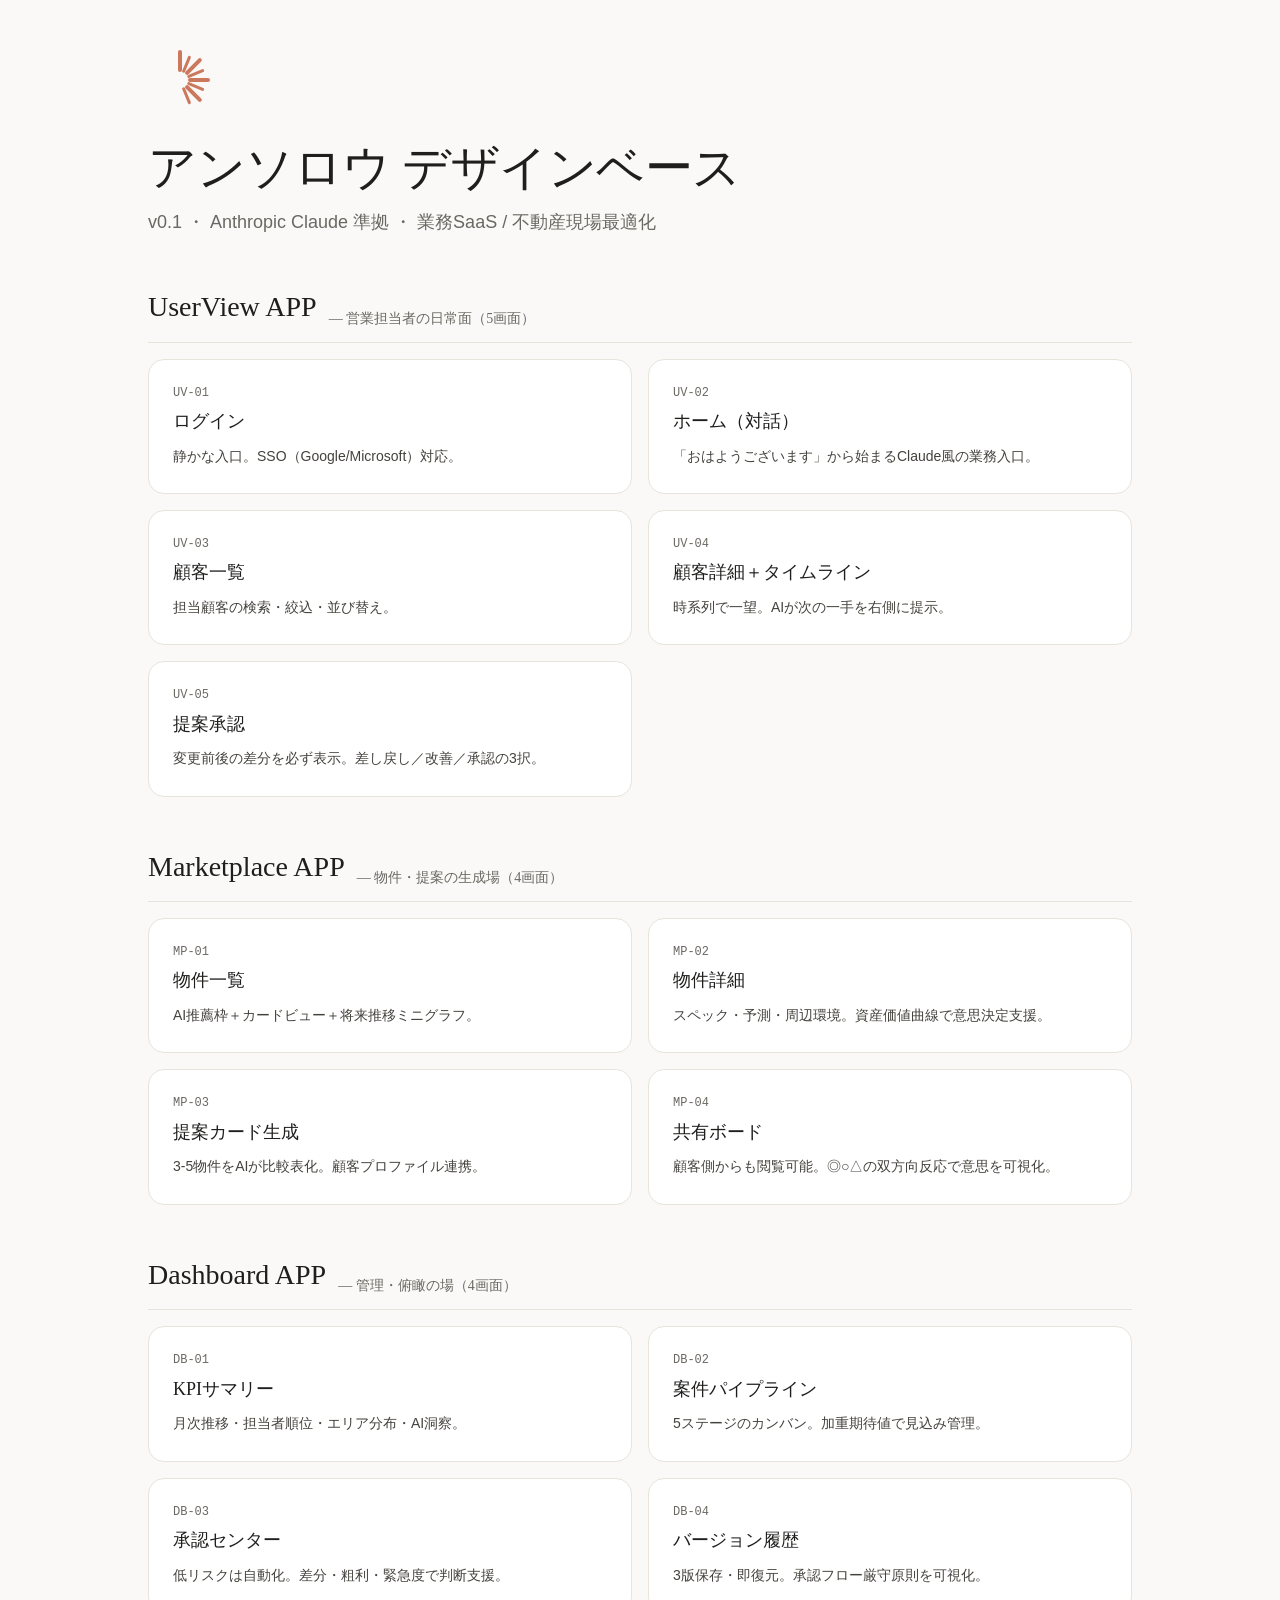
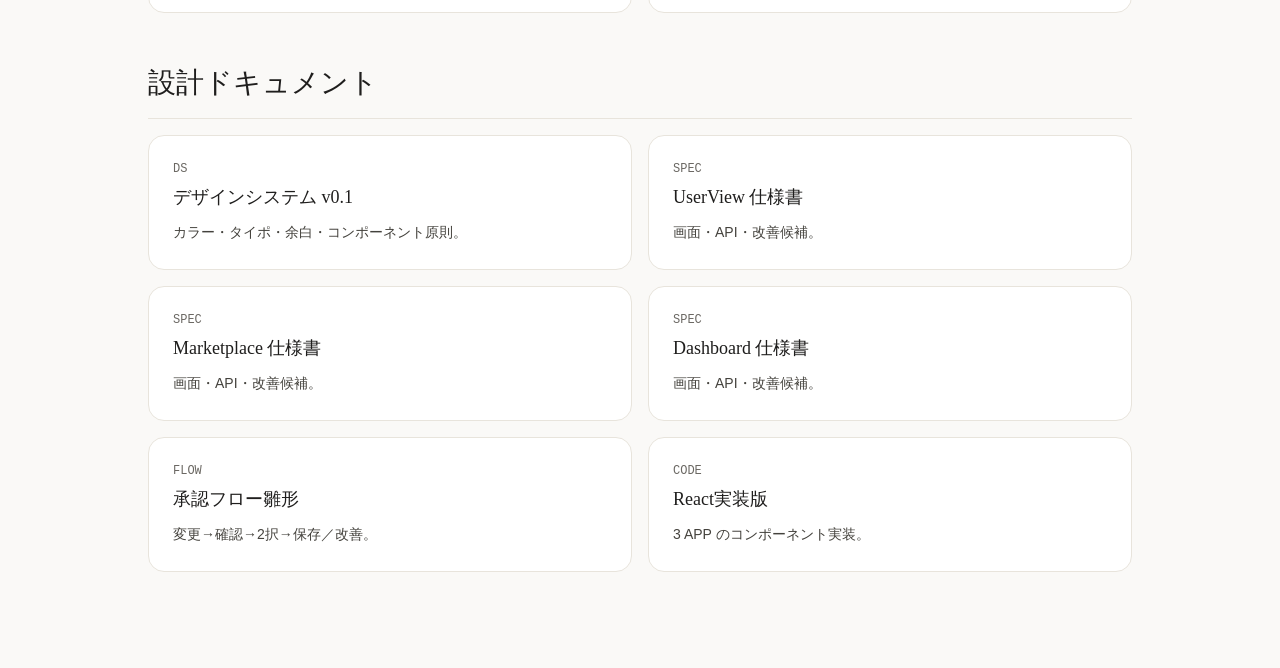
<file: index.html>
<!DOCTYPE html>
<html lang="ja">
<head>
<meta charset="UTF-8">
<title>アンソロウ デザインベース v0.1 — 一覧</title>
<link rel="stylesheet" href="design-system/tokens.css">
<style>
  body { padding: var(--余白-7); max-width: 1080px; margin: 0 auto; }
  h1 { font-size: var(--文字-4XL); margin-bottom: var(--余白-2); }
  .副 { color: var(--色-墨-淡); margin-bottom: var(--余白-7); font-size: var(--文字-LG); }
  .段 { margin-bottom: var(--余白-7); }
  .段-題 { font-family: var(--書体-見出し); font-size: var(--文字-2XL); padding-bottom: var(--余白-3); border-bottom: 1px solid var(--色-紙-淡墨); margin-bottom: var(--余白-4); display: flex; align-items: end; gap: var(--余白-3); }
  .段-注 { color: var(--色-墨-淡); font-size: var(--文字-SM); margin-bottom: 0; }

  .一覧 { display: grid; grid-template-columns: repeat(2, 1fr); gap: var(--余白-4); }
  .項 { background: var(--色-紙-純白); border: 1px solid var(--色-紙-淡墨); border-radius: var(--角-LG); padding: var(--余白-5); transition: all var(--速-標準); cursor: pointer; text-decoration: none; color: inherit; display: block; }
  .項:hover { border-color: var(--色-珊瑚-本体); box-shadow: var(--影-2); transform: translateY(-1px); }
  .項-番 { font-family: var(--書体-数字); color: var(--色-墨-淡); font-size: var(--文字-XS); }
  .項-題 { font-family: var(--書体-見出し); font-size: var(--文字-LG); margin-top: 4px; }
  .項-本 { color: var(--色-墨-中); font-size: var(--文字-SM); margin-top: var(--余白-2); line-height: var(--行間-広); }

  .ヘッダー印 { width: 64px; height: 64px; color: var(--色-珊瑚-本体); margin-bottom: var(--余白-4); }
</style>
</head>
<body>

<svg class="ヘッダー印" viewBox="0 0 64 64" fill="currentColor">
  <g transform="translate(32 32)">
    <rect x="-2" y="-30" width="4" height="22" rx="2"/>
    <g transform="rotate(45)"><rect x="-2" y="-30" width="4" height="22" rx="2"/></g>
    <g transform="rotate(90)"><rect x="-2" y="-30" width="4" height="22" rx="2"/></g>
    <g transform="rotate(135)"><rect x="-2" y="-30" width="4" height="22" rx="2"/></g>
    <g transform="rotate(22.5)"><rect x="-1.5" y="-26" width="3" height="18" rx="1.5"/></g>
    <g transform="rotate(67.5)"><rect x="-1.5" y="-26" width="3" height="18" rx="1.5"/></g>
    <g transform="rotate(112.5)"><rect x="-1.5" y="-26" width="3" height="18" rx="1.5"/></g>
    <g transform="rotate(157.5)"><rect x="-1.5" y="-26" width="3" height="18" rx="1.5"/></g>
  </g>
</svg>

<h1>アンソロウ デザインベース</h1>
<div class="副">v0.1 ・ Anthropic Claude 準拠 ・ 業務SaaS / 不動産現場最適化</div>

<div class="段">
  <div class="段-題">UserView APP <span class="段-注">— 営業担当者の日常面（5画面）</span></div>
  <div class="一覧">
    <a class="項" href="prototypes/userview/01_ログイン.html"><div class="項-番">UV-01</div><div class="項-題">ログイン</div><div class="項-本">静かな入口。SSO（Google/Microsoft）対応。</div></a>
    <a class="項" href="prototypes/userview/02_ホーム.html"><div class="項-番">UV-02</div><div class="項-題">ホーム（対話）</div><div class="項-本">「おはようございます」から始まるClaude風の業務入口。</div></a>
    <a class="項" href="prototypes/userview/03_顧客一覧.html"><div class="項-番">UV-03</div><div class="項-題">顧客一覧</div><div class="項-本">担当顧客の検索・絞込・並び替え。</div></a>
    <a class="項" href="prototypes/userview/04_顧客詳細.html"><div class="項-番">UV-04</div><div class="項-題">顧客詳細＋タイムライン</div><div class="項-本">時系列で一望。AIが次の一手を右側に提示。</div></a>
    <a class="項" href="prototypes/userview/05_提案承認.html"><div class="項-番">UV-05</div><div class="項-題">提案承認</div><div class="項-本">変更前後の差分を必ず表示。差し戻し／改善／承認の3択。</div></a>
  </div>
</div>

<div class="段">
  <div class="段-題">Marketplace APP <span class="段-注">— 物件・提案の生成場（4画面）</span></div>
  <div class="一覧">
    <a class="項" href="prototypes/marketplace/01_物件一覧.html"><div class="項-番">MP-01</div><div class="項-題">物件一覧</div><div class="項-本">AI推薦枠＋カードビュー＋将来推移ミニグラフ。</div></a>
    <a class="項" href="prototypes/marketplace/02_物件詳細.html"><div class="項-番">MP-02</div><div class="項-題">物件詳細</div><div class="項-本">スペック・予測・周辺環境。資産価値曲線で意思決定支援。</div></a>
    <a class="項" href="prototypes/marketplace/03_提案カード生成.html"><div class="項-番">MP-03</div><div class="項-題">提案カード生成</div><div class="項-本">3-5物件をAIが比較表化。顧客プロファイル連携。</div></a>
    <a class="項" href="prototypes/marketplace/04_共有ボード.html"><div class="項-番">MP-04</div><div class="項-題">共有ボード</div><div class="項-本">顧客側からも閲覧可能。◎○△の双方向反応で意思を可視化。</div></a>
  </div>
</div>

<div class="段">
  <div class="段-題">Dashboard APP <span class="段-注">— 管理・俯瞰の場（4画面）</span></div>
  <div class="一覧">
    <a class="項" href="prototypes/dashboard/01_KPI.html"><div class="項-番">DB-01</div><div class="項-題">KPIサマリー</div><div class="項-本">月次推移・担当者順位・エリア分布・AI洞察。</div></a>
    <a class="項" href="prototypes/dashboard/02_パイプライン.html"><div class="項-番">DB-02</div><div class="項-題">案件パイプライン</div><div class="項-本">5ステージのカンバン。加重期待値で見込み管理。</div></a>
    <a class="項" href="prototypes/dashboard/03_承認.html"><div class="項-番">DB-03</div><div class="項-題">承認センター</div><div class="項-本">低リスクは自動化。差分・粗利・緊急度で判断支援。</div></a>
    <a class="項" href="prototypes/dashboard/04_バージョン履歴.html"><div class="項-番">DB-04</div><div class="項-題">バージョン履歴</div><div class="項-本">3版保存・即復元。承認フロー厳守原則を可視化。</div></a>
  </div>
</div>

<div class="段">
  <div class="段-題">設計ドキュメント</div>
  <div class="一覧">
    <a class="項" href="design-system/アンソロウ_デザインシステム_v0.1.md"><div class="項-番">DS</div><div class="項-題">デザインシステム v0.1</div><div class="項-本">カラー・タイポ・余白・コンポーネント原則。</div></a>
    <a class="項" href="specs/UserView_仕様書_v0.1.md"><div class="項-番">SPEC</div><div class="項-題">UserView 仕様書</div><div class="項-本">画面・API・改善候補。</div></a>
    <a class="項" href="specs/Marketplace_仕様書_v0.1.md"><div class="項-番">SPEC</div><div class="項-題">Marketplace 仕様書</div><div class="項-本">画面・API・改善候補。</div></a>
    <a class="項" href="specs/Dashboard_仕様書_v0.1.md"><div class="項-番">SPEC</div><div class="項-題">Dashboard 仕様書</div><div class="項-本">画面・API・改善候補。</div></a>
    <a class="項" href="承認フロー_v0.1.md"><div class="項-番">FLOW</div><div class="項-題">承認フロー雛形</div><div class="項-本">変更→確認→2択→保存／改善。</div></a>
    <a class="項" href="react/AnthrowApps.jsx"><div class="項-番">CODE</div><div class="項-題">React実装版</div><div class="項-本">3 APP のコンポーネント実装。</div></a>
  </div>
</div>

</body>
</html>
</file>
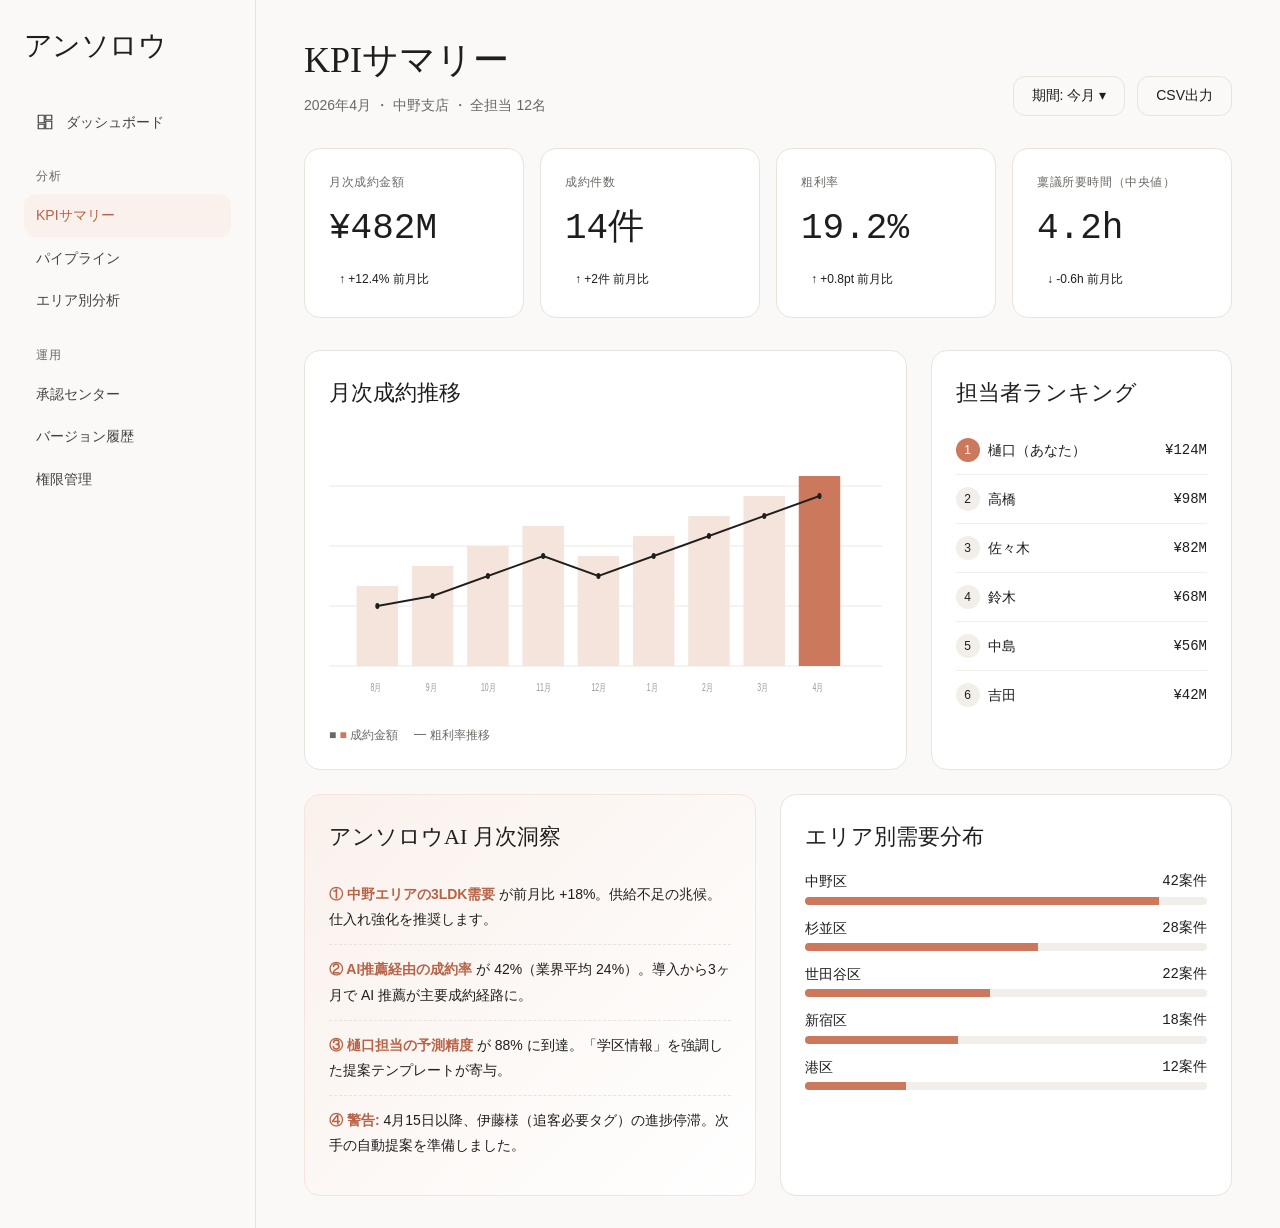
<file: prototypes/dashboard/01_KPI.html>
<!DOCTYPE html>
<html lang="ja">
<head>
<meta charset="UTF-8">
<title>アンソロウ Dashboard — KPIサマリー</title>
<link rel="stylesheet" href="../../design-system/tokens.css">
<style>
  body { display: flex; min-height: 100vh; }
  .側 { width: var(--幅-サイドバー); background: var(--色-紙-基調); border-right: 1px solid var(--色-紙-淡墨); padding: var(--余白-5); flex-shrink: 0; }
  .側-ロゴ { font-family: var(--書体-見出し); font-size: var(--文字-2XL); margin-bottom: var(--余白-6); letter-spacing: -0.02em; }
  .側-項目 { display: flex; align-items: center; gap: var(--余白-3); padding: 10px 12px; color: var(--色-墨-中); border-radius: var(--角-MD); cursor: pointer; font-size: var(--文字-SM); }
  .側-項目.選択 { background: var(--色-珊瑚-極淡); color: var(--色-珊瑚-濃); font-weight: 500; }
  .側-見出し { font-size: var(--文字-XS); color: var(--色-墨-淡); margin: var(--余白-5) 0 var(--余白-2) var(--余白-3); text-transform: uppercase; letter-spacing: 0.08em; }

  .主 { flex: 1; padding: var(--余白-6) var(--余白-7); }
  .頁-上 { display: flex; justify-content: space-between; align-items: end; margin-bottom: var(--余白-6); }
  .頁-見出し { font-family: var(--書体-見出し); font-size: var(--文字-3XL); }
  .頁-注 { color: var(--色-墨-淡); font-size: var(--文字-SM); margin-top: 4px; }

  .KPI格 { display: grid; grid-template-columns: repeat(4, 1fr); gap: var(--余白-4); margin-bottom: var(--余白-6); }
  .KPI {
    background: var(--色-紙-純白);
    border: 1px solid var(--色-紙-淡墨);
    border-radius: var(--角-LG);
    padding: var(--余白-5);
  }
  .KPI-名 { font-size: var(--文字-XS); color: var(--色-墨-淡); text-transform: uppercase; letter-spacing: 0.05em; }
  .KPI-値 { font-family: var(--書体-数字); font-size: var(--文字-3XL); font-weight: 500; margin-top: var(--余白-2); }
  .KPI-差 { display: inline-flex; align-items: center; gap: 4px; margin-top: var(--余白-2); padding: 4px 10px; border-radius: var(--角-丸); font-size: var(--文字-XS); font-weight: 500; }
  .KPI-差.+ { background: var(--色-成功-淡); color: var(--色-成功); }
  .KPI-差.- { background: var(--色-危険-淡); color: var(--色-危険); }

  .広格 { display: grid; grid-template-columns: 2fr 1fr; gap: var(--余白-5); margin-bottom: var(--余白-5); }
  .箱 { background: var(--色-紙-純白); border: 1px solid var(--色-紙-淡墨); border-radius: var(--角-LG); padding: var(--余白-5); }
  .箱-題 { font-family: var(--書体-見出し); font-size: var(--文字-XL); margin-bottom: var(--余白-4); }

  .グラフ { width: 100%; height: 280px; }

  .順位 { }
  .順位 .行 { display: grid; grid-template-columns: 32px 1fr 80px; padding: var(--余白-3) 0; border-bottom: 1px solid var(--色-紙-くすみ); align-items: center; font-size: var(--文字-SM); }
  .順位 .行:last-child { border: 0; }
  .順位 .番 { width: 24px; height: 24px; border-radius: var(--角-丸); background: var(--色-紙-くすみ); display: flex; align-items: center; justify-content: center; font-size: var(--文字-XS); font-weight: 500; }
  .順位 .行.今 .番 { background: var(--色-珊瑚-本体); color: var(--色-紙-純白); }
  .順位 .金 { font-family: var(--書体-数字); text-align: right; }

  .広格2 { display: grid; grid-template-columns: 1fr 1fr; gap: var(--余白-5); }

  .洞察 {
    background: linear-gradient(135deg, var(--色-珊瑚-極淡), var(--色-紙-純白));
    border: 1px solid var(--色-珊瑚-淡);
  }
  .洞察 .行 { padding: var(--余白-3) 0; border-bottom: 1px dashed var(--色-紙-淡墨); font-size: var(--文字-SM); line-height: var(--行間-広); }
  .洞察 .行:last-child { border: 0; }
  .洞察 strong { color: var(--色-珊瑚-濃); }
</style>
</head>
<body>

<aside class="側">
  <div class="側-ロゴ">アンソロウ</div>
  <div class="側-項目"><svg width="18" height="18" fill="none" stroke="currentColor" stroke-width="1.6" viewBox="0 0 24 24"><path d="M3 13h8V3H3v10zM13 21h8V11h-8v10zM3 21h8v-6H3v6zM13 3v6h8V3h-8z"/></svg>ダッシュボード</div>
  <div class="側-見出し">分析</div>
  <div class="側-項目 選択">KPIサマリー</div>
  <div class="側-項目">パイプライン</div>
  <div class="側-項目">エリア別分析</div>
  <div class="側-見出し">運用</div>
  <div class="側-項目">承認センター</div>
  <div class="側-項目">バージョン履歴</div>
  <div class="側-項目">権限管理</div>
</aside>

<main class="主">
  <div class="頁-上">
    <div>
      <div class="頁-見出し">KPIサマリー</div>
      <div class="頁-注">2026年4月 ・ 中野支店 ・ 全担当 12名</div>
    </div>
    <div style="display: flex; gap: var(--余白-3);">
      <button class="btn btn-線">期間: 今月 ▾</button>
      <button class="btn btn-線">CSV出力</button>
    </div>
  </div>

  <div class="KPI格">
    <div class="KPI">
      <div class="KPI-名">月次成約金額</div>
      <div class="KPI-値">¥482M</div>
      <span class="KPI-差 +">↑ +12.4% 前月比</span>
    </div>
    <div class="KPI">
      <div class="KPI-名">成約件数</div>
      <div class="KPI-値">14件</div>
      <span class="KPI-差 +">↑ +2件 前月比</span>
    </div>
    <div class="KPI">
      <div class="KPI-名">粗利率</div>
      <div class="KPI-値">19.2%</div>
      <span class="KPI-差 +">↑ +0.8pt 前月比</span>
    </div>
    <div class="KPI">
      <div class="KPI-名">稟議所要時間（中央値）</div>
      <div class="KPI-値">4.2h</div>
      <span class="KPI-差 -">↓ -0.6h 前月比</span>
    </div>
  </div>

  <div class="広格">
    <div class="箱">
      <div class="箱-題">月次成約推移</div>
      <svg class="グラフ" viewBox="0 0 800 280" preserveAspectRatio="none">
        <g stroke="#E8E4DC" stroke-width="1">
          <line x1="0" y1="60" x2="800" y2="60"/>
          <line x1="0" y1="120" x2="800" y2="120"/>
          <line x1="0" y1="180" x2="800" y2="180"/>
          <line x1="0" y1="240" x2="800" y2="240"/>
        </g>
        <!-- 棒 -->
        <g fill="#F4E4DC">
          <rect x="40"  y="160" width="60" height="80"/>
          <rect x="120" y="140" width="60" height="100"/>
          <rect x="200" y="120" width="60" height="120"/>
          <rect x="280" y="100" width="60" height="140"/>
          <rect x="360" y="130" width="60" height="110"/>
          <rect x="440" y="110" width="60" height="130"/>
          <rect x="520" y="90"  width="60" height="150"/>
          <rect x="600" y="70"  width="60" height="170"/>
          <rect x="680" y="50"  width="60" height="190" fill="#CC785C"/>
        </g>
        <!-- 折れ線（粗利率） -->
        <polyline fill="none" stroke="#1F1E1D" stroke-width="2" points="70,180 150,170 230,150 310,130 390,150 470,130 550,110 630,90 710,70"/>
        <g fill="#1F1E1D">
          <circle cx="70" cy="180" r="3"/><circle cx="150" cy="170" r="3"/><circle cx="230" cy="150" r="3"/><circle cx="310" cy="130" r="3"/><circle cx="390" cy="150" r="3"/><circle cx="470" cy="130" r="3"/><circle cx="550" cy="110" r="3"/><circle cx="630" cy="90" r="3"/><circle cx="710" cy="70" r="3"/>
        </g>
        <g font-size="10" fill="#9A968F">
          <text x="60" y="265">8月</text><text x="140" y="265">9月</text><text x="220" y="265">10月</text><text x="300" y="265">11月</text><text x="380" y="265">12月</text><text x="460" y="265">1月</text><text x="540" y="265">2月</text><text x="620" y="265">3月</text><text x="700" y="265">4月</text>
        </g>
      </svg>
      <div style="display: flex; gap: var(--余白-4); margin-top: var(--余白-3); font-size: var(--文字-XS); color: var(--色-墨-淡);">
        <span>■ <span style="color: var(--色-珊瑚-本体);">■</span> 成約金額</span>
        <span>━ 粗利率推移</span>
      </div>
    </div>

    <div class="箱 順位">
      <div class="箱-題">担当者ランキング</div>
      <div class="行 今"><div class="番">1</div><div>樋口（あなた）</div><div class="金">¥124M</div></div>
      <div class="行"><div class="番">2</div><div>高橋</div><div class="金">¥98M</div></div>
      <div class="行"><div class="番">3</div><div>佐々木</div><div class="金">¥82M</div></div>
      <div class="行"><div class="番">4</div><div>鈴木</div><div class="金">¥68M</div></div>
      <div class="行"><div class="番">5</div><div>中島</div><div class="金">¥56M</div></div>
      <div class="行"><div class="番">6</div><div>吉田</div><div class="金">¥42M</div></div>
    </div>
  </div>

  <div class="広格2">
    <div class="箱 洞察">
      <div class="箱-題">アンソロウAI 月次洞察</div>
      <div class="行"><strong>① 中野エリアの3LDK需要</strong> が前月比 +18%。供給不足の兆候。仕入れ強化を推奨します。</div>
      <div class="行"><strong>② AI推薦経由の成約率</strong> が 42%（業界平均 24%）。導入から3ヶ月で AI 推薦が主要成約経路に。</div>
      <div class="行"><strong>③ 樋口担当の予測精度</strong> が 88% に到達。「学区情報」を強調した提案テンプレートが寄与。</div>
      <div class="行"><strong>④ 警告:</strong> 4月15日以降、伊藤様（追客必要タグ）の進捗停滞。次手の自動提案を準備しました。</div>
    </div>

    <div class="箱">
      <div class="箱-題">エリア別需要分布</div>
      <div style="display: flex; flex-direction: column; gap: var(--余白-3); margin-top: var(--余白-3);">
        <div>
          <div style="display: flex; justify-content: space-between; font-size: var(--文字-SM); margin-bottom: 4px;"><span>中野区</span><span style="font-family: var(--書体-数字);">42案件</span></div>
          <div style="height: 8px; background: var(--色-紙-くすみ); border-radius: 4px; overflow: hidden;"><div style="width: 88%; height: 100%; background: var(--色-珊瑚-本体);"></div></div>
        </div>
        <div>
          <div style="display: flex; justify-content: space-between; font-size: var(--文字-SM); margin-bottom: 4px;"><span>杉並区</span><span style="font-family: var(--書体-数字);">28案件</span></div>
          <div style="height: 8px; background: var(--色-紙-くすみ); border-radius: 4px; overflow: hidden;"><div style="width: 58%; height: 100%; background: var(--色-珊瑚-本体);"></div></div>
        </div>
        <div>
          <div style="display: flex; justify-content: space-between; font-size: var(--文字-SM); margin-bottom: 4px;"><span>世田谷区</span><span style="font-family: var(--書体-数字);">22案件</span></div>
          <div style="height: 8px; background: var(--色-紙-くすみ); border-radius: 4px; overflow: hidden;"><div style="width: 46%; height: 100%; background: var(--色-珊瑚-本体);"></div></div>
        </div>
        <div>
          <div style="display: flex; justify-content: space-between; font-size: var(--文字-SM); margin-bottom: 4px;"><span>新宿区</span><span style="font-family: var(--書体-数字);">18案件</span></div>
          <div style="height: 8px; background: var(--色-紙-くすみ); border-radius: 4px; overflow: hidden;"><div style="width: 38%; height: 100%; background: var(--色-珊瑚-本体);"></div></div>
        </div>
        <div>
          <div style="display: flex; justify-content: space-between; font-size: var(--文字-SM); margin-bottom: 4px;"><span>港区</span><span style="font-family: var(--書体-数字);">12案件</span></div>
          <div style="height: 8px; background: var(--色-紙-くすみ); border-radius: 4px; overflow: hidden;"><div style="width: 25%; height: 100%; background: var(--色-珊瑚-本体);"></div></div>
        </div>
      </div>
    </div>
  </div>
</main>

</body>
</html>
</file>
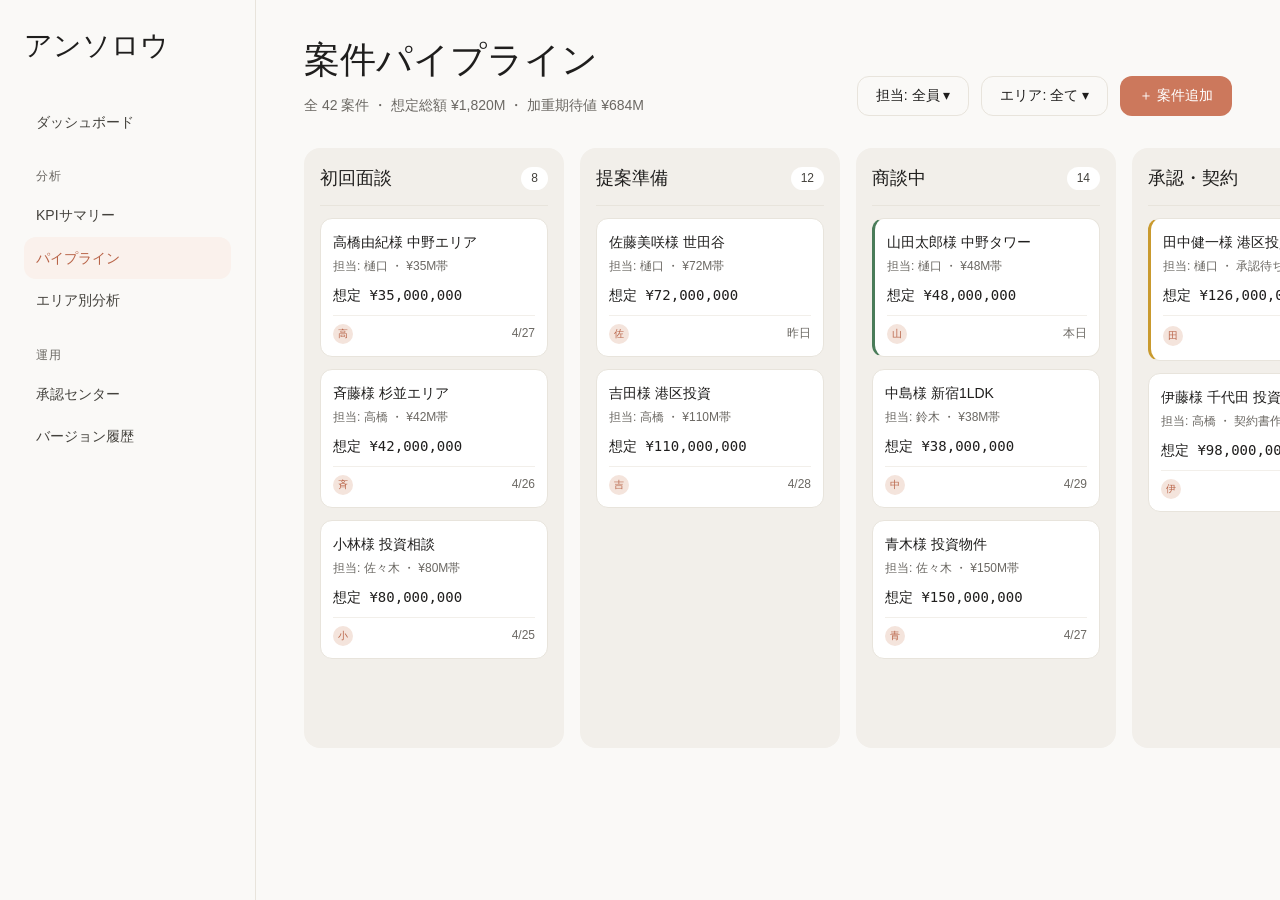
<file: prototypes/dashboard/02_パイプライン.html>
<!DOCTYPE html>
<html lang="ja">
<head>
<meta charset="UTF-8">
<title>アンソロウ Dashboard — 案件パイプライン</title>
<link rel="stylesheet" href="../../design-system/tokens.css">
<style>
  body { display: flex; min-height: 100vh; }
  .側 { width: var(--幅-サイドバー); background: var(--色-紙-基調); border-right: 1px solid var(--色-紙-淡墨); padding: var(--余白-5); flex-shrink: 0; }
  .側-ロゴ { font-family: var(--書体-見出し); font-size: var(--文字-2XL); margin-bottom: var(--余白-6); }
  .側-項目 { display: flex; align-items: center; gap: var(--余白-3); padding: 10px 12px; color: var(--色-墨-中); border-radius: var(--角-MD); cursor: pointer; font-size: var(--文字-SM); }
  .側-項目.選択 { background: var(--色-珊瑚-極淡); color: var(--色-珊瑚-濃); font-weight: 500; }
  .側-見出し { font-size: var(--文字-XS); color: var(--色-墨-淡); margin: var(--余白-5) 0 var(--余白-2) var(--余白-3); text-transform: uppercase; letter-spacing: 0.08em; }

  .主 { flex: 1; padding: var(--余白-6) var(--余白-7); overflow-x: auto; }
  .頁-上 { display: flex; justify-content: space-between; align-items: end; margin-bottom: var(--余白-6); }
  .頁-見出し { font-family: var(--書体-見出し); font-size: var(--文字-3XL); }
  .頁-注 { color: var(--色-墨-淡); font-size: var(--文字-SM); margin-top: 4px; }

  .カンバン {
    display: grid;
    grid-template-columns: repeat(5, minmax(260px, 1fr));
    gap: var(--余白-4);
  }
  .列 { background: var(--色-紙-くすみ); border-radius: var(--角-LG); padding: var(--余白-4); min-height: 600px; }
  .列-頭 { display: flex; justify-content: space-between; align-items: center; margin-bottom: var(--余白-3); padding-bottom: var(--余白-3); border-bottom: 1px solid var(--色-紙-淡墨); }
  .列-題 { font-family: var(--書体-見出し); font-size: var(--文字-LG); }
  .列-数 { background: var(--色-紙-純白); padding: 2px 10px; border-radius: var(--角-丸); font-size: var(--文字-XS); font-weight: 500; color: var(--色-墨-中); }

  .札 {
    background: var(--色-紙-純白);
    border: 1px solid var(--色-紙-淡墨);
    border-radius: var(--角-MD);
    padding: var(--余白-3);
    margin-bottom: var(--余白-3);
    cursor: grab;
    transition: all var(--速-標準);
  }
  .札:hover { box-shadow: var(--影-2); transform: translateY(-1px); }
  .札-題 { font-weight: 500; font-size: var(--文字-SM); margin-bottom: 4px; }
  .札-顧 { color: var(--色-墨-淡); font-size: var(--文字-XS); margin-bottom: var(--余白-2); }
  .札-値 { font-family: var(--書体-数字); font-size: var(--文字-SM); font-weight: 500; }
  .札-下 { display: flex; justify-content: space-between; align-items: center; margin-top: var(--余白-2); padding-top: var(--余白-2); border-top: 1px solid var(--色-紙-くすみ); font-size: var(--文字-XS); color: var(--色-墨-淡); }
  .札-丸 { width: 20px; height: 20px; border-radius: var(--角-丸); background: var(--色-珊瑚-淡); color: var(--色-珊瑚-濃); display: flex; align-items: center; justify-content: center; font-size: 10px; font-weight: 500; }

  .札.警告 { border-left: 3px solid var(--色-警告); }
  .札.危険 { border-left: 3px solid var(--色-危険); }
  .札.成功 { border-left: 3px solid var(--色-成功); }
</style>
</head>
<body>

<aside class="側">
  <div class="側-ロゴ">アンソロウ</div>
  <div class="側-項目">ダッシュボード</div>
  <div class="側-見出し">分析</div>
  <div class="側-項目">KPIサマリー</div>
  <div class="側-項目 選択">パイプライン</div>
  <div class="側-項目">エリア別分析</div>
  <div class="側-見出し">運用</div>
  <div class="側-項目">承認センター</div>
  <div class="側-項目">バージョン履歴</div>
</aside>

<main class="主">
  <div class="頁-上">
    <div>
      <div class="頁-見出し">案件パイプライン</div>
      <div class="頁-注">全 42 案件 ・ 想定総額 ¥1,820M ・ 加重期待値 ¥684M</div>
    </div>
    <div style="display: flex; gap: var(--余白-3);">
      <button class="btn btn-線">担当: 全員 ▾</button>
      <button class="btn btn-線">エリア: 全て ▾</button>
      <button class="btn btn-アクセント">＋ 案件追加</button>
    </div>
  </div>

  <div class="カンバン">
    <div class="列">
      <div class="列-頭"><div class="列-題">初回面談</div><div class="列-数">8</div></div>
      <div class="札">
        <div class="札-題">高橋由紀様 中野エリア</div>
        <div class="札-顧">担当: 樋口 ・ ¥35M帯</div>
        <div class="札-値">想定 ¥35,000,000</div>
        <div class="札-下"><div class="札-丸">高</div><span>4/27</span></div>
      </div>
      <div class="札">
        <div class="札-題">斉藤様 杉並エリア</div>
        <div class="札-顧">担当: 高橋 ・ ¥42M帯</div>
        <div class="札-値">想定 ¥42,000,000</div>
        <div class="札-下"><div class="札-丸">斉</div><span>4/26</span></div>
      </div>
      <div class="札">
        <div class="札-題">小林様 投資相談</div>
        <div class="札-顧">担当: 佐々木 ・ ¥80M帯</div>
        <div class="札-値">想定 ¥80,000,000</div>
        <div class="札-下"><div class="札-丸">小</div><span>4/25</span></div>
      </div>
    </div>

    <div class="列">
      <div class="列-頭"><div class="列-題">提案準備</div><div class="列-数">12</div></div>
      <div class="札">
        <div class="札-題">佐藤美咲様 世田谷</div>
        <div class="札-顧">担当: 樋口 ・ ¥72M帯</div>
        <div class="札-値">想定 ¥72,000,000</div>
        <div class="札-下"><div class="札-丸">佐</div><span>昨日</span></div>
      </div>
      <div class="札">
        <div class="札-題">吉田様 港区投資</div>
        <div class="札-顧">担当: 高橋 ・ ¥110M帯</div>
        <div class="札-値">想定 ¥110,000,000</div>
        <div class="札-下"><div class="札-丸">吉</div><span>4/28</span></div>
      </div>
    </div>

    <div class="列">
      <div class="列-頭"><div class="列-題">商談中</div><div class="列-数">14</div></div>
      <div class="札 成功">
        <div class="札-題">山田太郎様 中野タワー</div>
        <div class="札-顧">担当: 樋口 ・ ¥48M帯</div>
        <div class="札-値">想定 ¥48,000,000</div>
        <div class="札-下"><div class="札-丸">山</div><span>本日</span></div>
      </div>
      <div class="札">
        <div class="札-題">中島様 新宿1LDK</div>
        <div class="札-顧">担当: 鈴木 ・ ¥38M帯</div>
        <div class="札-値">想定 ¥38,000,000</div>
        <div class="札-下"><div class="札-丸">中</div><span>4/29</span></div>
      </div>
      <div class="札">
        <div class="札-題">青木様 投資物件</div>
        <div class="札-顧">担当: 佐々木 ・ ¥150M帯</div>
        <div class="札-値">想定 ¥150,000,000</div>
        <div class="札-下"><div class="札-丸">青</div><span>4/27</span></div>
      </div>
    </div>

    <div class="列">
      <div class="列-頭"><div class="列-題">承認・契約</div><div class="列-数">5</div></div>
      <div class="札 警告">
        <div class="札-題">田中健一様 港区投資</div>
        <div class="札-顧">担当: 樋口 ・ 承認待ち</div>
        <div class="札-値">想定 ¥126,000,000</div>
        <div class="札-下"><div class="札-丸">田</div><span class="tag tag-警告" style="font-size: 10px;">承認待</span></div>
      </div>
      <div class="札">
        <div class="札-題">伊藤様 千代田 投資</div>
        <div class="札-顧">担当: 高橋 ・ 契約書作成</div>
        <div class="札-値">想定 ¥98,000,000</div>
        <div class="札-下"><div class="札-丸">伊</div><span>4/29</span></div>
      </div>
    </div>

    <div class="列">
      <div class="列-頭"><div class="列-題">成約</div><div class="列-数">3</div></div>
      <div class="札 成功">
        <div class="札-題">渡辺浩二様 新宿1LDK</div>
        <div class="札-顧">担当: 樋口 ・ 完了</div>
        <div class="札-値">¥58,000,000</div>
        <div class="札-下"><div class="札-丸">渡</div><span class="tag tag-成功" style="font-size: 10px;">成約</span></div>
      </div>
      <div class="札 成功">
        <div class="札-題">林様 文京区戸建</div>
        <div class="札-顧">担当: 中島 ・ 完了</div>
        <div class="札-値">¥84,000,000</div>
        <div class="札-下"><div class="札-丸">林</div><span class="tag tag-成功" style="font-size: 10px;">成約</span></div>
      </div>
    </div>
  </div>
</main>

</body>
</html>
</file>
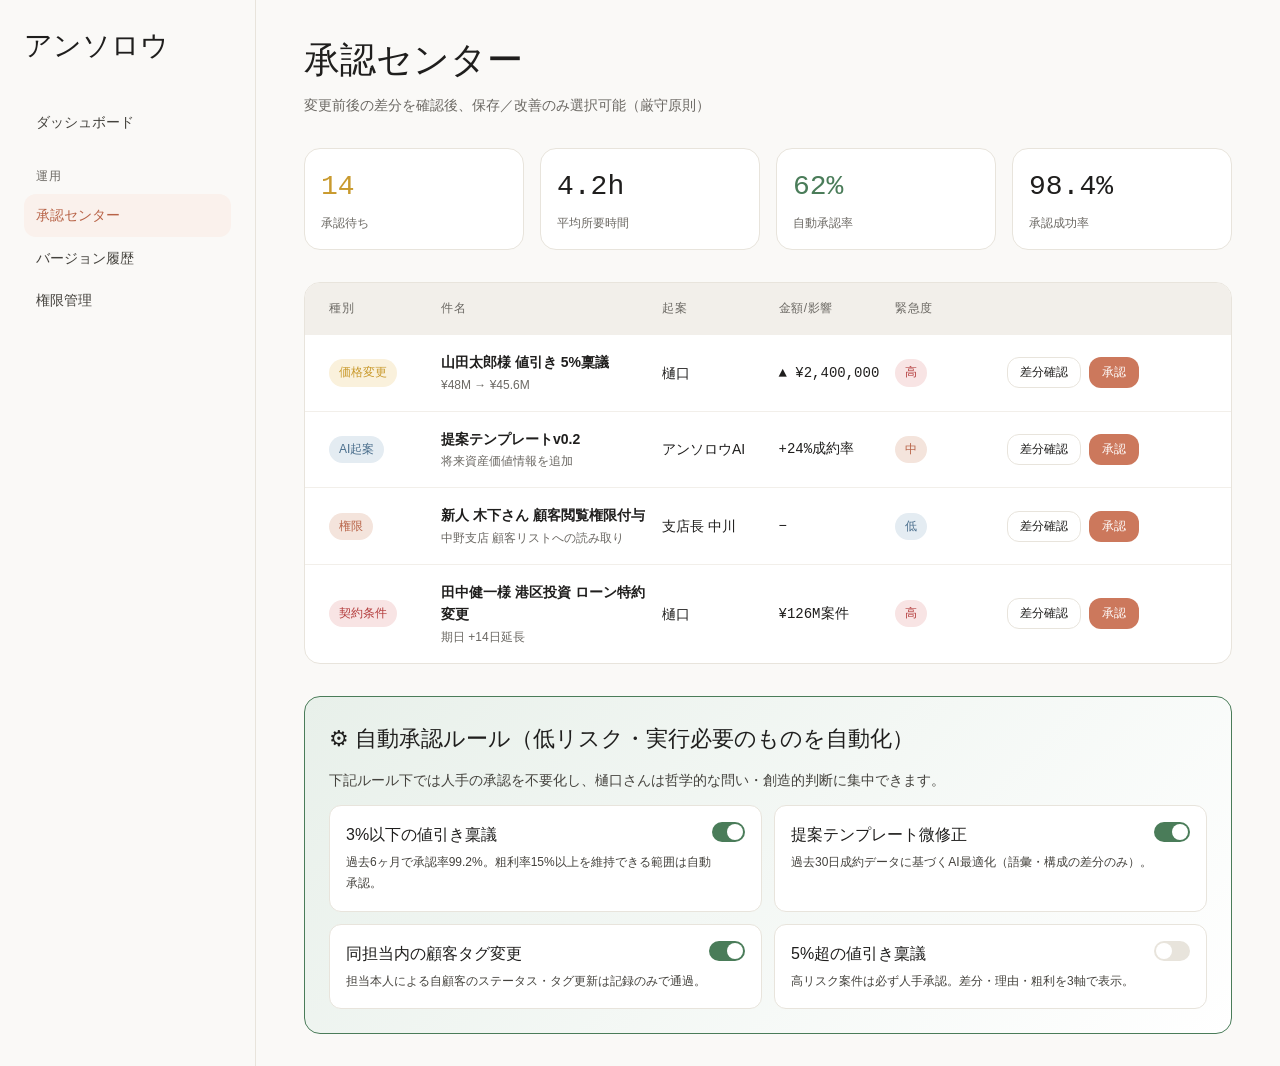
<file: prototypes/dashboard/03_承認.html>
<!DOCTYPE html>
<html lang="ja">
<head>
<meta charset="UTF-8">
<title>アンソロウ Dashboard — 承認センター</title>
<link rel="stylesheet" href="../../design-system/tokens.css">
<style>
  body { display: flex; min-height: 100vh; }
  .側 { width: var(--幅-サイドバー); background: var(--色-紙-基調); border-right: 1px solid var(--色-紙-淡墨); padding: var(--余白-5); flex-shrink: 0; }
  .側-ロゴ { font-family: var(--書体-見出し); font-size: var(--文字-2XL); margin-bottom: var(--余白-6); }
  .側-項目 { display: flex; align-items: center; gap: var(--余白-3); padding: 10px 12px; color: var(--色-墨-中); border-radius: var(--角-MD); cursor: pointer; font-size: var(--文字-SM); }
  .側-項目.選択 { background: var(--色-珊瑚-極淡); color: var(--色-珊瑚-濃); font-weight: 500; }
  .側-見出し { font-size: var(--文字-XS); color: var(--色-墨-淡); margin: var(--余白-5) 0 var(--余白-2) var(--余白-3); text-transform: uppercase; letter-spacing: 0.08em; }

  .主 { flex: 1; padding: var(--余白-6) var(--余白-7); }
  .頁-上 { display: flex; justify-content: space-between; align-items: end; margin-bottom: var(--余白-6); }
  .頁-見出し { font-family: var(--書体-見出し); font-size: var(--文字-3XL); }
  .頁-注 { color: var(--色-墨-淡); font-size: var(--文字-SM); margin-top: 4px; }

  .統計 { display: grid; grid-template-columns: repeat(4, 1fr); gap: var(--余白-4); margin-bottom: var(--余白-6); }
  .統 { background: var(--色-紙-純白); border: 1px solid var(--色-紙-淡墨); border-radius: var(--角-LG); padding: var(--余白-4); }
  .統-値 { font-family: var(--書体-数字); font-size: var(--文字-2XL); font-weight: 500; }
  .統-名 { font-size: var(--文字-XS); color: var(--色-墨-淡); margin-top: 4px; }

  .表 { background: var(--色-紙-純白); border: 1px solid var(--色-紙-淡墨); border-radius: var(--角-LG); overflow: hidden; }
  .表-行 { display: grid; grid-template-columns: 100px 2fr 1fr 1fr 100px 200px; padding: var(--余白-4) var(--余白-5); border-bottom: 1px solid var(--色-紙-くすみ); align-items: center; gap: var(--余白-3); font-size: var(--文字-SM); }
  .表-頭 { background: var(--色-紙-くすみ); font-size: var(--文字-XS); color: var(--色-墨-淡); text-transform: uppercase; letter-spacing: 0.05em; }
  .表-行:last-child { border: none; }
  .金 { font-family: var(--書体-数字); }

  .自動化 {
    background: linear-gradient(135deg, var(--色-成功-淡), var(--色-紙-純白));
    border: 1px solid var(--色-成功);
    border-radius: var(--角-LG);
    padding: var(--余白-5);
    margin-top: var(--余白-6);
  }
  .自動化-題 { font-family: var(--書体-見出し); font-size: var(--文字-XL); margin-bottom: var(--余白-3); display: flex; align-items: center; gap: var(--余白-2); }
  .自動化-規 { display: grid; grid-template-columns: repeat(2, 1fr); gap: var(--余白-3); margin-top: var(--余白-3); }
  .規 { background: var(--色-紙-純白); border: 1px solid var(--色-紙-淡墨); border-radius: var(--角-MD); padding: var(--余白-4); }
  .規-題 { font-weight: 500; margin-bottom: 4px; }
  .規-本 { font-size: var(--文字-XS); color: var(--色-墨-中); line-height: var(--行間-広); }
  .切換 { width: 36px; height: 20px; background: var(--色-成功); border-radius: var(--角-丸); position: relative; cursor: pointer; }
  .切換::after { content: ''; position: absolute; right: 2px; top: 2px; width: 16px; height: 16px; border-radius: var(--角-丸); background: var(--色-紙-純白); }
  .切換.オフ { background: var(--色-紙-淡墨); }
  .切換.オフ::after { left: 2px; right: auto; }
</style>
</head>
<body>

<aside class="側">
  <div class="側-ロゴ">アンソロウ</div>
  <div class="側-項目">ダッシュボード</div>
  <div class="側-見出し">運用</div>
  <div class="側-項目 選択">承認センター</div>
  <div class="側-項目">バージョン履歴</div>
  <div class="側-項目">権限管理</div>
</aside>

<main class="主">
  <div class="頁-上">
    <div>
      <div class="頁-見出し">承認センター</div>
      <div class="頁-注">変更前後の差分を確認後、保存／改善のみ選択可能（厳守原則）</div>
    </div>
  </div>

  <div class="統計">
    <div class="統"><div class="統-値" style="color: var(--色-警告);">14</div><div class="統-名">承認待ち</div></div>
    <div class="統"><div class="統-値">4.2h</div><div class="統-名">平均所要時間</div></div>
    <div class="統"><div class="統-値" style="color: var(--色-成功);">62%</div><div class="統-名">自動承認率</div></div>
    <div class="統"><div class="統-値">98.4%</div><div class="統-名">承認成功率</div></div>
  </div>

  <div class="表">
    <div class="表-行 表-頭">
      <div>種別</div>
      <div>件名</div>
      <div>起案</div>
      <div>金額/影響</div>
      <div>緊急度</div>
      <div></div>
    </div>
    <div class="表-行">
      <div><span class="tag tag-警告">価格変更</span></div>
      <div><strong>山田太郎様 値引き 5%稟議</strong><div style="color: var(--色-墨-淡); font-size: var(--文字-XS); margin-top: 2px;">¥48M → ¥45.6M</div></div>
      <div>樋口</div>
      <div class="金">▲ ¥2,400,000</div>
      <div><span class="tag tag-危険">高</span></div>
      <div style="display: flex; gap: 8px;"><button class="btn btn-線 btn-小">差分確認</button><button class="btn btn-アクセント btn-小">承認</button></div>
    </div>
    <div class="表-行">
      <div><span class="tag tag-情報">AI起案</span></div>
      <div><strong>提案テンプレートv0.2</strong><div style="color: var(--色-墨-淡); font-size: var(--文字-XS); margin-top: 2px;">将来資産価値情報を追加</div></div>
      <div>アンソロウAI</div>
      <div class="金">+24%成約率</div>
      <div><span class="tag">中</span></div>
      <div style="display: flex; gap: 8px;"><button class="btn btn-線 btn-小">差分確認</button><button class="btn btn-アクセント btn-小">承認</button></div>
    </div>
    <div class="表-行">
      <div><span class="tag">権限</span></div>
      <div><strong>新人 木下さん 顧客閲覧権限付与</strong><div style="color: var(--色-墨-淡); font-size: var(--文字-XS); margin-top: 2px;">中野支店 顧客リストへの読み取り</div></div>
      <div>支店長 中川</div>
      <div class="金">−</div>
      <div><span class="tag tag-情報">低</span></div>
      <div style="display: flex; gap: 8px;"><button class="btn btn-線 btn-小">差分確認</button><button class="btn btn-アクセント btn-小">承認</button></div>
    </div>
    <div class="表-行">
      <div><span class="tag tag-危険">契約条件</span></div>
      <div><strong>田中健一様 港区投資 ローン特約変更</strong><div style="color: var(--色-墨-淡); font-size: var(--文字-XS); margin-top: 2px;">期日 +14日延長</div></div>
      <div>樋口</div>
      <div class="金">¥126M案件</div>
      <div><span class="tag tag-危険">高</span></div>
      <div style="display: flex; gap: 8px;"><button class="btn btn-線 btn-小">差分確認</button><button class="btn btn-アクセント btn-小">承認</button></div>
    </div>
  </div>

  <div class="自動化">
    <div class="自動化-題">⚙ 自動承認ルール（低リスク・実行必要のものを自動化）</div>
    <div style="font-size: var(--文字-SM); color: var(--色-墨-中); line-height: var(--行間-広);">
      下記ルール下では人手の承認を不要化し、樋口さんは哲学的な問い・創造的判断に集中できます。
    </div>
    <div class="自動化-規">
      <div class="規">
        <div style="display: flex; justify-content: space-between; align-items: start;">
          <div>
            <div class="規-題">3%以下の値引き稟議</div>
            <div class="規-本">過去6ヶ月で承認率99.2%。粗利率15%以上を維持できる範囲は自動承認。</div>
          </div>
          <div class="切換"></div>
        </div>
      </div>
      <div class="規">
        <div style="display: flex; justify-content: space-between; align-items: start;">
          <div>
            <div class="規-題">提案テンプレート微修正</div>
            <div class="規-本">過去30日成約データに基づくAI最適化（語彙・構成の差分のみ）。</div>
          </div>
          <div class="切換"></div>
        </div>
      </div>
      <div class="規">
        <div style="display: flex; justify-content: space-between; align-items: start;">
          <div>
            <div class="規-題">同担当内の顧客タグ変更</div>
            <div class="規-本">担当本人による自顧客のステータス・タグ更新は記録のみで通過。</div>
          </div>
          <div class="切換"></div>
        </div>
      </div>
      <div class="規">
        <div style="display: flex; justify-content: space-between; align-items: start;">
          <div>
            <div class="規-題">5%超の値引き稟議</div>
            <div class="規-本">高リスク案件は必ず人手承認。差分・理由・粗利を3軸で表示。</div>
          </div>
          <div class="切換 オフ"></div>
        </div>
      </div>
    </div>
  </div>
</main>

</body>
</html>
</file>
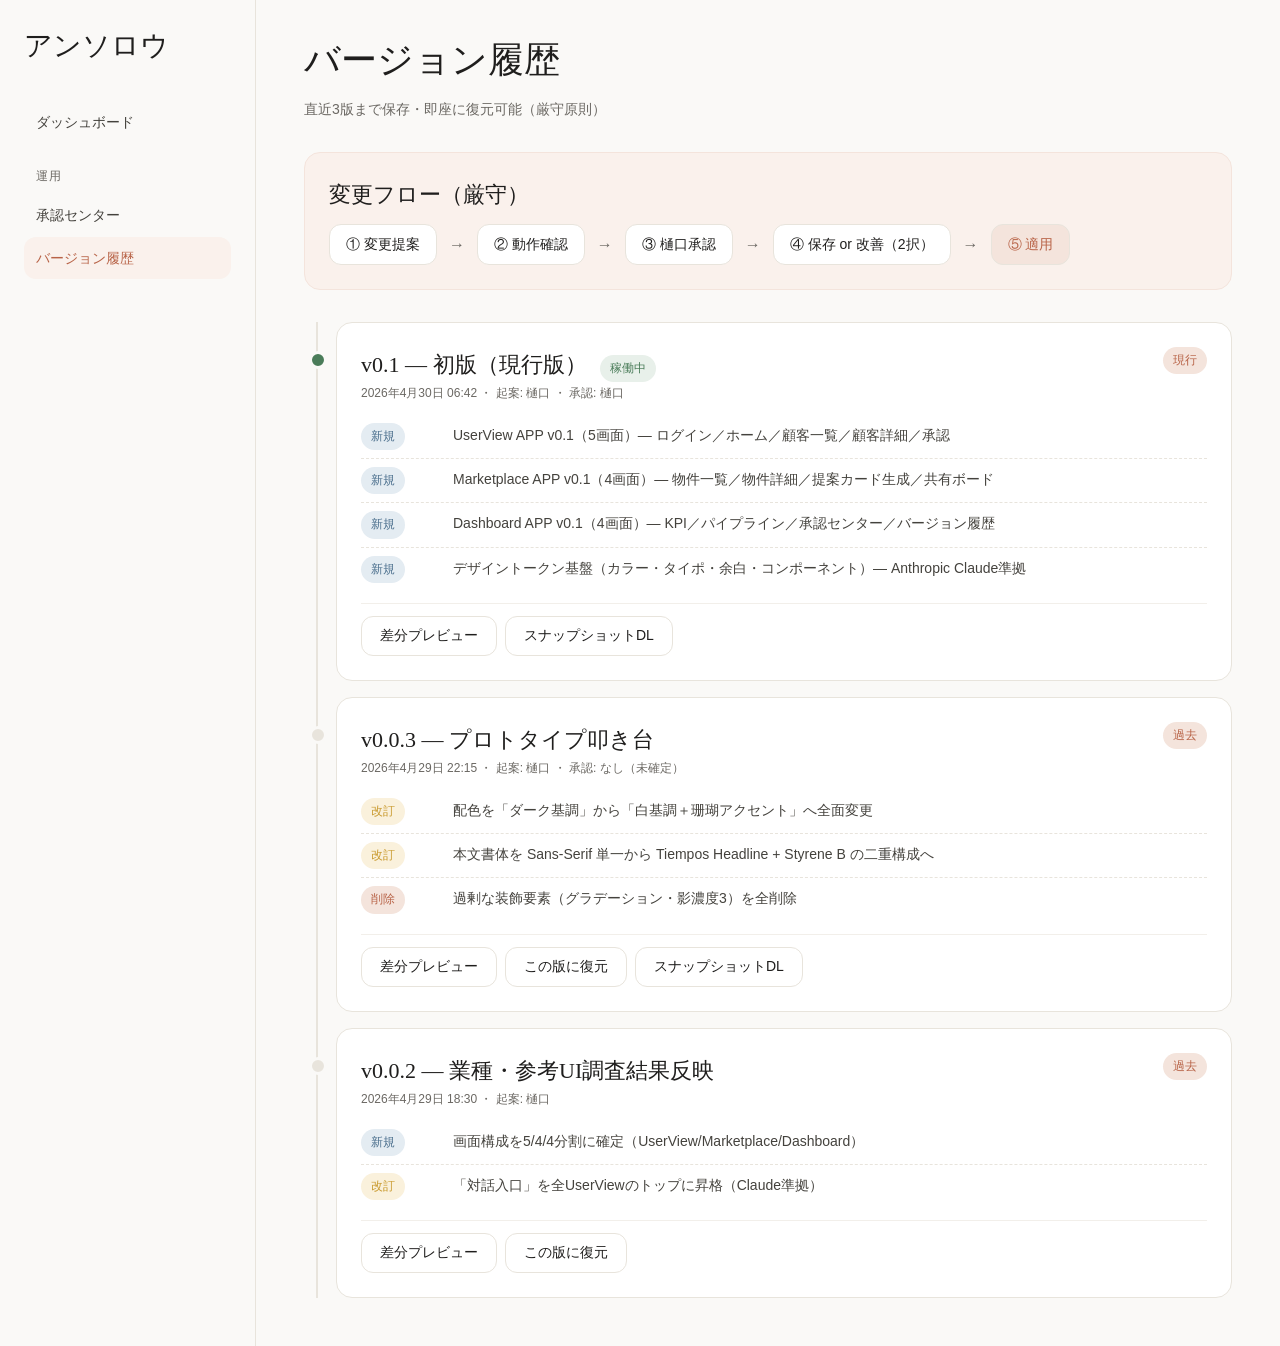
<file: prototypes/dashboard/04_バージョン履歴.html>
<!DOCTYPE html>
<html lang="ja">
<head>
<meta charset="UTF-8">
<title>アンソロウ Dashboard — バージョン履歴</title>
<link rel="stylesheet" href="../../design-system/tokens.css">
<style>
  body { display: flex; min-height: 100vh; }
  .側 { width: var(--幅-サイドバー); background: var(--色-紙-基調); border-right: 1px solid var(--色-紙-淡墨); padding: var(--余白-5); flex-shrink: 0; }
  .側-ロゴ { font-family: var(--書体-見出し); font-size: var(--文字-2XL); margin-bottom: var(--余白-6); }
  .側-項目 { display: flex; align-items: center; gap: var(--余白-3); padding: 10px 12px; color: var(--色-墨-中); border-radius: var(--角-MD); cursor: pointer; font-size: var(--文字-SM); }
  .側-項目.選択 { background: var(--色-珊瑚-極淡); color: var(--色-珊瑚-濃); font-weight: 500; }
  .側-見出し { font-size: var(--文字-XS); color: var(--色-墨-淡); margin: var(--余白-5) 0 var(--余白-2) var(--余白-3); text-transform: uppercase; letter-spacing: 0.08em; }

  .主 { flex: 1; padding: var(--余白-6) var(--余白-7); max-width: 1100px; }
  .頁-見出し { font-family: var(--書体-見出し); font-size: var(--文字-3XL); margin-bottom: var(--余白-2); }
  .頁-注 { color: var(--色-墨-淡); font-size: var(--文字-SM); margin-bottom: var(--余白-6); }

  .原則 { background: var(--色-珊瑚-極淡); border: 1px solid var(--色-珊瑚-淡); border-radius: var(--角-LG); padding: var(--余白-5); margin-bottom: var(--余白-6); }
  .原則-題 { font-family: var(--書体-見出し); font-size: var(--文字-XL); margin-bottom: var(--余白-3); }
  .原則-段 { display: flex; gap: var(--余白-3); flex-wrap: wrap; }
  .段-玉 { background: var(--色-紙-純白); border-radius: var(--角-MD); padding: var(--余白-2) var(--余白-4); font-size: var(--文字-SM); border: 1px solid var(--色-紙-淡墨); }
  .段-矢 { display: flex; align-items: center; color: var(--色-墨-淡); }

  .版列 { position: relative; padding-left: 32px; }
  .版列::before { content: ''; position: absolute; left: 12px; top: 0; bottom: 0; width: 2px; background: var(--色-紙-淡墨); }
  .版 { background: var(--色-紙-純白); border: 1px solid var(--色-紙-淡墨); border-radius: var(--角-LG); padding: var(--余白-5); margin-bottom: var(--余白-4); position: relative; }
  .版::before {
    content: ''; position: absolute; left: -28px; top: 28px;
    width: 18px; height: 18px; border-radius: var(--角-丸);
    background: var(--色-珊瑚-本体); border: 3px solid var(--色-紙-基調);
  }
  .版.現::before { background: var(--色-成功); }
  .版.古::before { background: var(--色-紙-淡墨); }

  .版-上 { display: flex; justify-content: space-between; align-items: start; margin-bottom: var(--余白-3); }
  .版-題 { font-family: var(--書体-見出し); font-size: var(--文字-XL); }
  .版-時 { color: var(--色-墨-淡); font-size: var(--文字-XS); margin-top: 2px; }

  .変更点 { margin: var(--余白-3) 0; }
  .変 { padding: var(--余白-2) 0; border-bottom: 1px dashed var(--色-紙-淡墨); font-size: var(--文字-SM); display: flex; align-items: start; gap: var(--余白-3); }
  .変:last-child { border: 0; }
  .変-種 { width: 80px; flex-shrink: 0; }
  .変-本 { color: var(--色-墨-中); line-height: var(--行間-広); }

  .操作 { display: flex; gap: var(--余白-2); margin-top: var(--余白-3); padding-top: var(--余白-3); border-top: 1px solid var(--色-紙-くすみ); }
</style>
</head>
<body>

<aside class="側">
  <div class="側-ロゴ">アンソロウ</div>
  <div class="側-項目">ダッシュボード</div>
  <div class="側-見出し">運用</div>
  <div class="側-項目">承認センター</div>
  <div class="側-項目 選択">バージョン履歴</div>
</aside>

<main class="主">
  <div class="頁-見出し">バージョン履歴</div>
  <div class="頁-注">直近3版まで保存・即座に復元可能（厳守原則）</div>

  <div class="原則">
    <div class="原則-題">変更フロー（厳守）</div>
    <div class="原則-段">
      <div class="段-玉">① 変更提案</div>
      <div class="段-矢">→</div>
      <div class="段-玉">② 動作確認</div>
      <div class="段-矢">→</div>
      <div class="段-玉">③ 樋口承認</div>
      <div class="段-矢">→</div>
      <div class="段-玉">④ 保存 or 改善（2択）</div>
      <div class="段-矢">→</div>
      <div class="段-玉" style="background: var(--色-珊瑚-淡); color: var(--色-珊瑚-濃);">⑤ 適用</div>
    </div>
  </div>

  <div class="版列">

    <div class="版 現">
      <div class="版-上">
        <div>
          <div class="版-題">v0.1 — 初版（現行版） <span class="tag tag-成功" style="margin-left: 8px;">稼働中</span></div>
          <div class="版-時">2026年4月30日 06:42 ・ 起案: 樋口 ・ 承認: 樋口</div>
        </div>
        <span class="tag">現行</span>
      </div>
      <div class="変更点">
        <div class="変"><div class="変-種"><span class="tag tag-情報">新規</span></div><div class="変-本">UserView APP v0.1（5画面）— ログイン／ホーム／顧客一覧／顧客詳細／承認</div></div>
        <div class="変"><div class="変-種"><span class="tag tag-情報">新規</span></div><div class="変-本">Marketplace APP v0.1（4画面）— 物件一覧／物件詳細／提案カード生成／共有ボード</div></div>
        <div class="変"><div class="変-種"><span class="tag tag-情報">新規</span></div><div class="変-本">Dashboard APP v0.1（4画面）— KPI／パイプライン／承認センター／バージョン履歴</div></div>
        <div class="変"><div class="変-種"><span class="tag tag-情報">新規</span></div><div class="変-本">デザイントークン基盤（カラー・タイポ・余白・コンポーネント）— Anthropic Claude準拠</div></div>
      </div>
      <div class="操作">
        <button class="btn btn-線">差分プレビュー</button>
        <button class="btn btn-線">スナップショットDL</button>
      </div>
    </div>

    <div class="版 古">
      <div class="版-上">
        <div>
          <div class="版-題">v0.0.3 — プロトタイプ叩き台</div>
          <div class="版-時">2026年4月29日 22:15 ・ 起案: 樋口 ・ 承認: なし（未確定）</div>
        </div>
        <span class="tag">過去</span>
      </div>
      <div class="変更点">
        <div class="変"><div class="変-種"><span class="tag tag-警告">改訂</span></div><div class="変-本">配色を「ダーク基調」から「白基調＋珊瑚アクセント」へ全面変更</div></div>
        <div class="変"><div class="変-種"><span class="tag tag-警告">改訂</span></div><div class="変-本">本文書体を Sans-Serif 単一から Tiempos Headline + Styrene B の二重構成へ</div></div>
        <div class="変"><div class="変-種"><span class="tag">削除</span></div><div class="変-本">過剰な装飾要素（グラデーション・影濃度3）を全削除</div></div>
      </div>
      <div class="操作">
        <button class="btn btn-線">差分プレビュー</button>
        <button class="btn btn-線">この版に復元</button>
        <button class="btn btn-線">スナップショットDL</button>
      </div>
    </div>

    <div class="版 古">
      <div class="版-上">
        <div>
          <div class="版-題">v0.0.2 — 業種・参考UI調査結果反映</div>
          <div class="版-時">2026年4月29日 18:30 ・ 起案: 樋口</div>
        </div>
        <span class="tag">過去</span>
      </div>
      <div class="変更点">
        <div class="変"><div class="変-種"><span class="tag tag-情報">新規</span></div><div class="変-本">画面構成を5/4/4分割に確定（UserView/Marketplace/Dashboard）</div></div>
        <div class="変"><div class="変-種"><span class="tag tag-警告">改訂</span></div><div class="変-本">「対話入口」を全UserViewのトップに昇格（Claude準拠）</div></div>
      </div>
      <div class="操作">
        <button class="btn btn-線">差分プレビュー</button>
        <button class="btn btn-線">この版に復元</button>
      </div>
    </div>

  </div>
</main>

</body>
</html>
</file>
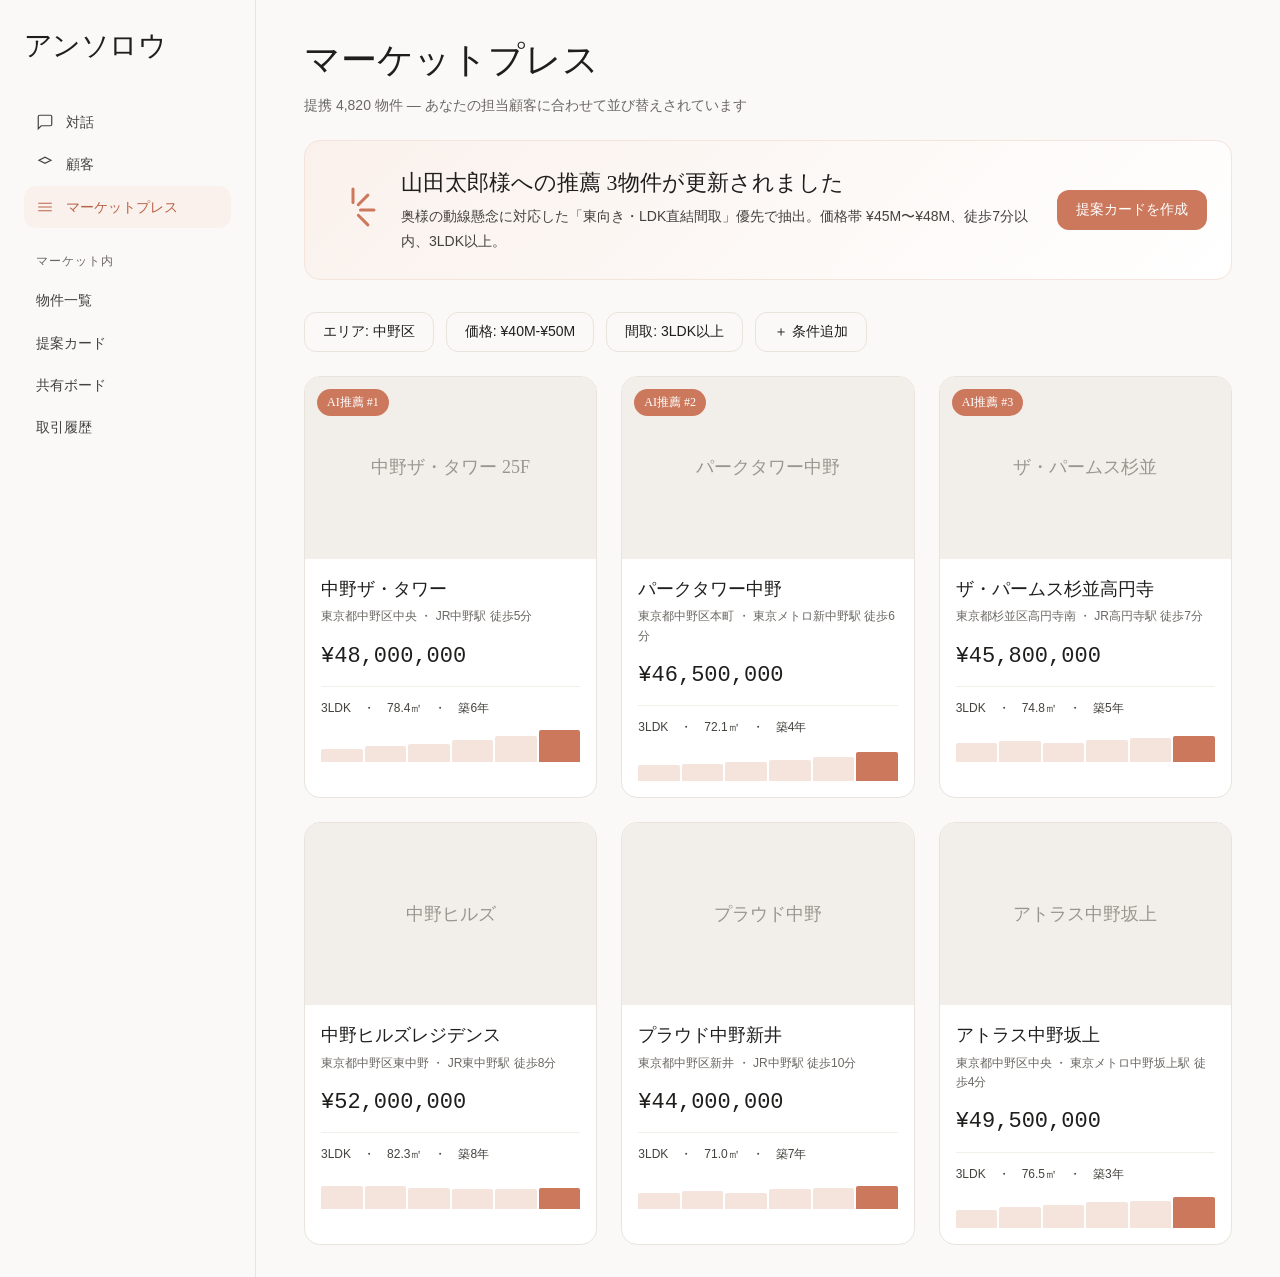
<file: prototypes/marketplace/01_物件一覧.html>
<!DOCTYPE html>
<html lang="ja">
<head>
<meta charset="UTF-8">
<title>アンソロウ Marketplace — 物件一覧</title>
<link rel="stylesheet" href="../../design-system/tokens.css">
<style>
  body { display: flex; min-height: 100vh; }
  .側 { width: var(--幅-サイドバー); background: var(--色-紙-基調); border-right: 1px solid var(--色-紙-淡墨); padding: var(--余白-5); flex-shrink: 0; }
  .側-ロゴ { font-family: var(--書体-見出し); font-size: var(--文字-2XL); margin-bottom: var(--余白-6); letter-spacing: -0.02em; }
  .側-項目 { display: flex; align-items: center; gap: var(--余白-3); padding: 10px 12px; color: var(--色-墨-中); border-radius: var(--角-MD); cursor: pointer; font-size: var(--文字-SM); }
  .側-項目.選択 { background: var(--色-珊瑚-極淡); color: var(--色-珊瑚-濃); font-weight: 500; }
  .側-見出し { font-size: var(--文字-XS); color: var(--色-墨-淡); margin: var(--余白-5) 0 var(--余白-2) var(--余白-3); text-transform: uppercase; letter-spacing: 0.08em; }

  .主 { flex: 1; padding: var(--余白-6) var(--余白-7); }
  .頁-上 { margin-bottom: var(--余白-5); }
  .頁-見出し { font-family: var(--書体-見出し); font-size: var(--文字-3XL); }
  .頁-注 { color: var(--色-墨-淡); font-size: var(--文字-SM); margin-top: var(--余白-1); }

  .AI枠 {
    background: linear-gradient(135deg, var(--色-珊瑚-極淡) 0%, var(--色-紙-純白) 100%);
    border: 1px solid var(--色-珊瑚-淡);
    border-radius: var(--角-LG);
    padding: var(--余白-5);
    margin-bottom: var(--余白-6);
    display: flex; gap: var(--余白-5); align-items: center;
  }
  .AI印 { width: 48px; height: 48px; color: var(--色-珊瑚-本体); flex-shrink: 0; }
  .AI題 { font-family: var(--書体-見出し); font-size: var(--文字-XL); margin-bottom: 4px; }
  .AI本 { color: var(--色-墨-中); font-size: var(--文字-SM); line-height: var(--行間-広); }

  .絞込 { display: flex; gap: var(--余白-3); margin-bottom: var(--余白-5); flex-wrap: wrap; }

  .格 {
    display: grid;
    grid-template-columns: repeat(3, 1fr);
    gap: var(--余白-5);
  }
  .物 {
    background: var(--色-紙-純白);
    border: 1px solid var(--色-紙-淡墨);
    border-radius: var(--角-LG);
    overflow: hidden;
    transition: all var(--速-標準);
    cursor: pointer;
  }
  .物:hover { transform: translateY(-2px); box-shadow: var(--影-3); border-color: var(--色-珊瑚-淡); }
  .物-図 { aspect-ratio: 16/10; background: var(--色-紙-くすみ); position: relative; display: flex; align-items: center; justify-content: center; color: var(--色-墨-極淡); font-family: var(--書体-見出し); font-size: var(--文字-LG); }
  .物-推 { position: absolute; top: 12px; left: 12px; background: var(--色-珊瑚-本体); color: var(--色-紙-純白); padding: 4px 10px; border-radius: var(--角-丸); font-size: var(--文字-XS); font-weight: 500; }
  .物-本 { padding: var(--余白-4); }
  .物-題 { font-family: var(--書体-見出し); font-size: var(--文字-LG); margin-bottom: 4px; }
  .物-場 { color: var(--色-墨-淡); font-size: var(--文字-XS); margin-bottom: var(--余白-3); }
  .物-値 { font-family: var(--書体-数字); font-size: var(--文字-XL); font-weight: 500; color: var(--色-墨-本体); }
  .物-諸 { display: flex; gap: var(--余白-3); margin-top: var(--余白-3); padding-top: var(--余白-3); border-top: 1px solid var(--色-紙-くすみ); font-size: var(--文字-XS); color: var(--色-墨-中); }
  .物-諸 span { display: flex; align-items: center; gap: 4px; }

  .ミニグラフ { height: 32px; margin-top: var(--余白-3); display: flex; align-items: end; gap: 2px; }
  .ミニグラフ div { flex: 1; background: var(--色-珊瑚-淡); border-radius: 2px 2px 0 0; }
  .ミニグラフ div.今 { background: var(--色-珊瑚-本体); }
</style>
</head>
<body>

<aside class="側">
  <div class="側-ロゴ">アンソロウ</div>
  <div class="側-項目"><svg width="18" height="18" fill="none" stroke="currentColor" stroke-width="1.6" viewBox="0 0 24 24"><path d="M21 15a2 2 0 0 1-2 2H7l-4 4V5a2 2 0 0 1 2-2h14a2 2 0 0 1 2 2z"/></svg>対話</div>
  <div class="側-項目"><svg width="18" height="18" fill="none" stroke="currentColor" stroke-width="1.6" viewBox="0 0 24 24"><path d="M20 7l-8-4-8 4 8 4 8-4z"/></svg>顧客</div>
  <div class="側-項目 選択"><svg width="18" height="18" fill="none" stroke="currentColor" stroke-width="1.6" viewBox="0 0 24 24"><path d="M3 7h18M3 12h18M3 17h18"/></svg>マーケットプレス</div>
  <div class="側-見出し">マーケット内</div>
  <div class="側-項目">物件一覧</div>
  <div class="側-項目">提案カード</div>
  <div class="側-項目">共有ボード</div>
  <div class="側-項目">取引履歴</div>
</aside>

<main class="主">
  <div class="頁-上">
    <div class="頁-見出し">マーケットプレス</div>
    <div class="頁-注">提携 4,820 物件 — あなたの担当顧客に合わせて並び替えされています</div>
  </div>

  <div class="AI枠">
    <svg class="AI印" viewBox="0 0 64 64" fill="currentColor">
      <g transform="translate(32 32)"><rect x="-2" y="-30" width="4" height="22" rx="2"/><g transform="rotate(45)"><rect x="-2" y="-30" width="4" height="22" rx="2"/></g><g transform="rotate(90)"><rect x="-2" y="-30" width="4" height="22" rx="2"/></g><g transform="rotate(135)"><rect x="-2" y="-30" width="4" height="22" rx="2"/></g></g>
    </svg>
    <div style="flex: 1;">
      <div class="AI題">山田太郎様への推薦 3物件が更新されました</div>
      <div class="AI本">奥様の動線懸念に対応した「東向き・LDK直結間取」優先で抽出。価格帯 ¥45M〜¥48M、徒歩7分以内、3LDK以上。</div>
    </div>
    <button class="btn btn-アクセント">提案カードを作成</button>
  </div>

  <div class="絞込">
    <button class="btn btn-線">エリア: 中野区</button>
    <button class="btn btn-線">価格: ¥40M-¥50M</button>
    <button class="btn btn-線">間取: 3LDK以上</button>
    <button class="btn btn-線">＋ 条件追加</button>
  </div>

  <div class="格">
    <div class="物">
      <div class="物-図">中野ザ・タワー 25F<div class="物-推">AI推薦 #1</div></div>
      <div class="物-本">
        <div class="物-題">中野ザ・タワー</div>
        <div class="物-場">東京都中野区中央 ・ JR中野駅 徒歩5分</div>
        <div class="物-値">¥48,000,000</div>
        <div class="物-諸">
          <span>3LDK</span><span>・</span><span>78.4㎡</span><span>・</span><span>築6年</span>
        </div>
        <div class="ミニグラフ">
          <div style="height: 40%"></div><div style="height: 50%"></div><div style="height: 55%"></div><div style="height: 70%"></div><div style="height: 80%"></div><div class="今" style="height: 100%"></div>
        </div>
      </div>
    </div>

    <div class="物">
      <div class="物-図">パークタワー中野<div class="物-推">AI推薦 #2</div></div>
      <div class="物-本">
        <div class="物-題">パークタワー中野</div>
        <div class="物-場">東京都中野区本町 ・ 東京メトロ新中野駅 徒歩6分</div>
        <div class="物-値">¥46,500,000</div>
        <div class="物-諸">
          <span>3LDK</span><span>・</span><span>72.1㎡</span><span>・</span><span>築4年</span>
        </div>
        <div class="ミニグラフ">
          <div style="height: 50%"></div><div style="height: 55%"></div><div style="height: 60%"></div><div style="height: 65%"></div><div style="height: 75%"></div><div class="今" style="height: 90%"></div>
        </div>
      </div>
    </div>

    <div class="物">
      <div class="物-図">ザ・パームス杉並<div class="物-推">AI推薦 #3</div></div>
      <div class="物-本">
        <div class="物-題">ザ・パームス杉並高円寺</div>
        <div class="物-場">東京都杉並区高円寺南 ・ JR高円寺駅 徒歩7分</div>
        <div class="物-値">¥45,800,000</div>
        <div class="物-諸">
          <span>3LDK</span><span>・</span><span>74.8㎡</span><span>・</span><span>築5年</span>
        </div>
        <div class="ミニグラフ">
          <div style="height: 60%"></div><div style="height: 65%"></div><div style="height: 60%"></div><div style="height: 70%"></div><div style="height: 75%"></div><div class="今" style="height: 80%"></div>
        </div>
      </div>
    </div>

    <div class="物">
      <div class="物-図">中野ヒルズ</div>
      <div class="物-本">
        <div class="物-題">中野ヒルズレジデンス</div>
        <div class="物-場">東京都中野区東中野 ・ JR東中野駅 徒歩8分</div>
        <div class="物-値">¥52,000,000</div>
        <div class="物-諸"><span>3LDK</span><span>・</span><span>82.3㎡</span><span>・</span><span>築8年</span></div>
        <div class="ミニグラフ"><div style="height: 70%"></div><div style="height: 70%"></div><div style="height: 65%"></div><div style="height: 60%"></div><div style="height: 60%"></div><div class="今" style="height: 65%"></div></div>
      </div>
    </div>

    <div class="物">
      <div class="物-図">プラウド中野</div>
      <div class="物-本">
        <div class="物-題">プラウド中野新井</div>
        <div class="物-場">東京都中野区新井 ・ JR中野駅 徒歩10分</div>
        <div class="物-値">¥44,000,000</div>
        <div class="物-諸"><span>3LDK</span><span>・</span><span>71.0㎡</span><span>・</span><span>築7年</span></div>
        <div class="ミニグラフ"><div style="height: 50%"></div><div style="height: 55%"></div><div style="height: 50%"></div><div style="height: 60%"></div><div style="height: 65%"></div><div class="今" style="height: 70%"></div></div>
      </div>
    </div>

    <div class="物">
      <div class="物-図">アトラス中野坂上</div>
      <div class="物-本">
        <div class="物-題">アトラス中野坂上</div>
        <div class="物-場">東京都中野区中央 ・ 東京メトロ中野坂上駅 徒歩4分</div>
        <div class="物-値">¥49,500,000</div>
        <div class="物-諸"><span>3LDK</span><span>・</span><span>76.5㎡</span><span>・</span><span>築3年</span></div>
        <div class="ミニグラフ"><div style="height: 55%"></div><div style="height: 65%"></div><div style="height: 70%"></div><div style="height: 80%"></div><div style="height: 85%"></div><div class="今" style="height: 95%"></div></div>
      </div>
    </div>
  </div>
</main>

</body>
</html>
</file>
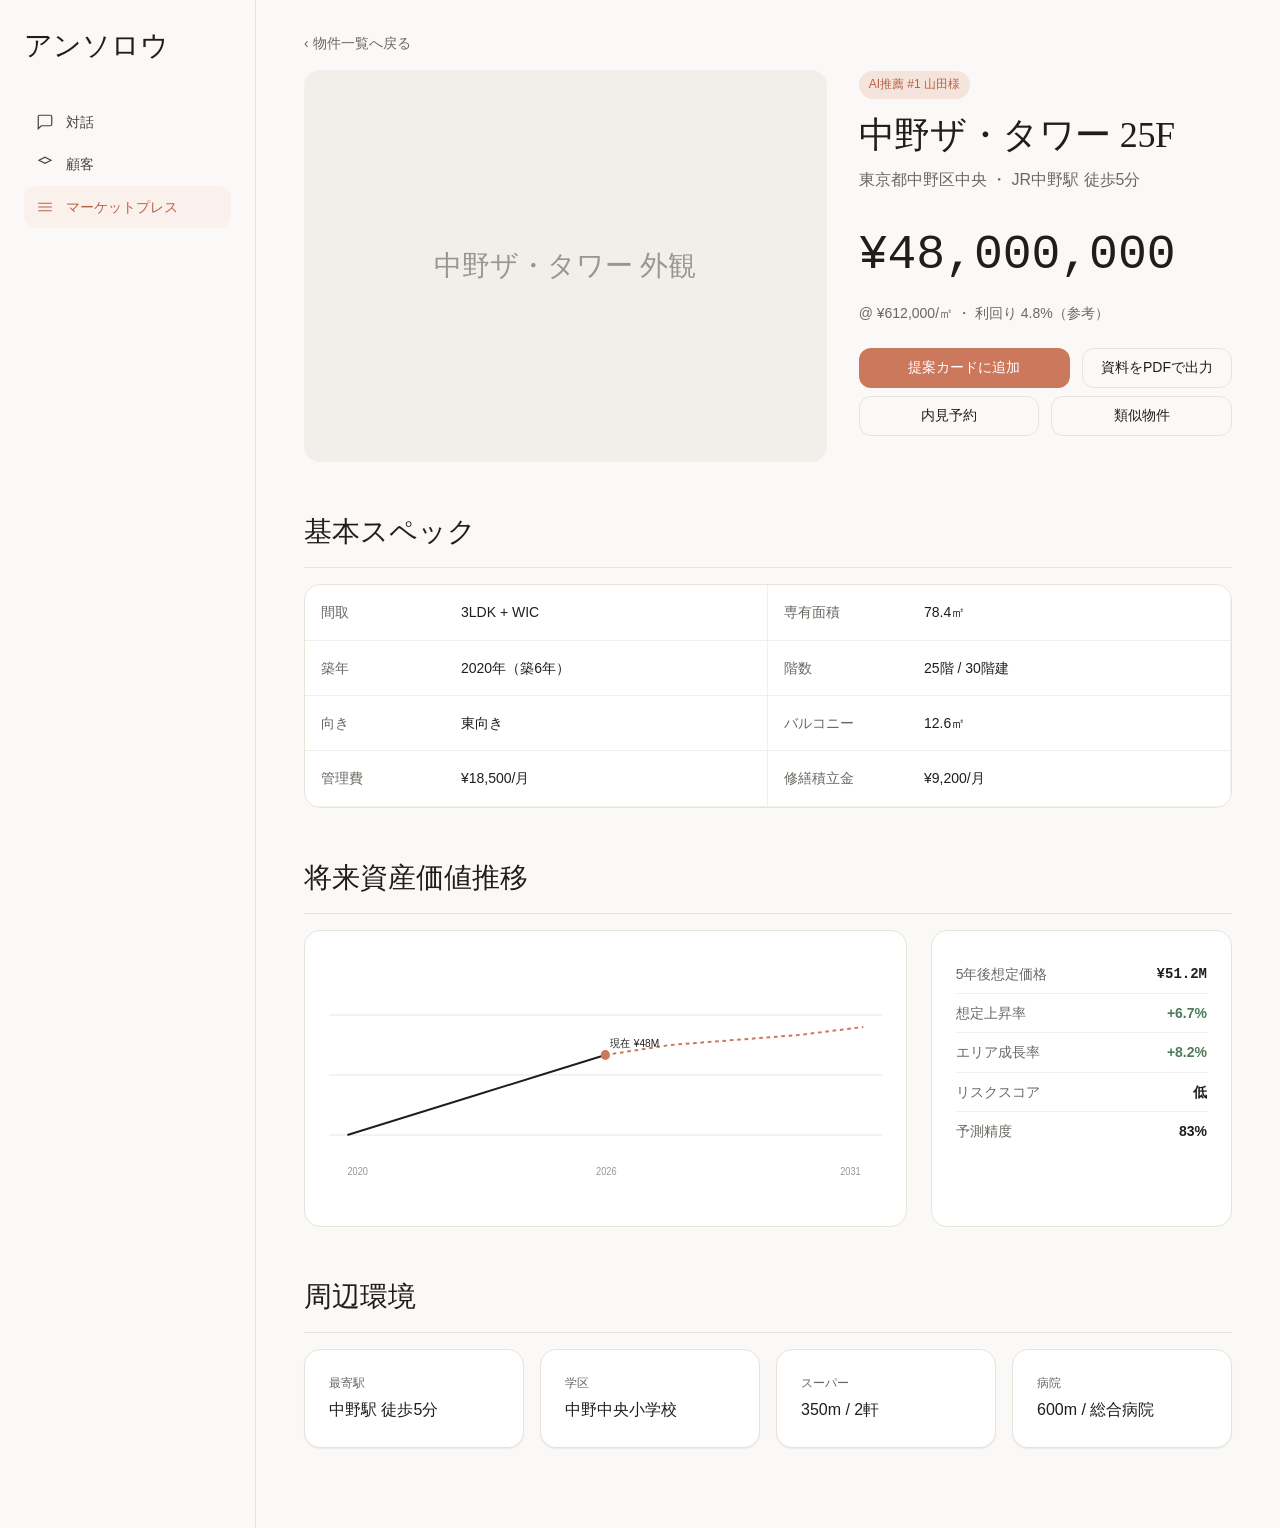
<file: prototypes/marketplace/02_物件詳細.html>
<!DOCTYPE html>
<html lang="ja">
<head>
<meta charset="UTF-8">
<title>アンソロウ Marketplace — 物件詳細</title>
<link rel="stylesheet" href="../../design-system/tokens.css">
<style>
  body { display: flex; min-height: 100vh; }
  .側 { width: var(--幅-サイドバー); background: var(--色-紙-基調); border-right: 1px solid var(--色-紙-淡墨); padding: var(--余白-5); flex-shrink: 0; }
  .側-ロゴ { font-family: var(--書体-見出し); font-size: var(--文字-2XL); margin-bottom: var(--余白-6); }
  .側-項目 { display: flex; align-items: center; gap: var(--余白-3); padding: 10px 12px; color: var(--色-墨-中); border-radius: var(--角-MD); cursor: pointer; font-size: var(--文字-SM); }
  .側-項目.選択 { background: var(--色-珊瑚-極淡); color: var(--色-珊瑚-濃); font-weight: 500; }

  .主 { flex: 1; padding: var(--余白-6) var(--余白-7); max-width: 1100px; }
  .戻る { color: var(--色-墨-淡); font-size: var(--文字-SM); cursor: pointer; margin-bottom: var(--余白-4); }

  .頭 { display: grid; grid-template-columns: 1.4fr 1fr; gap: var(--余白-6); margin-bottom: var(--余白-7); }
  .頭-図 { aspect-ratio: 4/3; background: var(--色-紙-くすみ); border-radius: var(--角-LG); display: flex; align-items: center; justify-content: center; color: var(--色-墨-極淡); font-family: var(--書体-見出し); font-size: var(--文字-2XL); }
  .頭-情 h1 { font-size: var(--文字-3XL); margin-bottom: var(--余白-2); }
  .頭-場 { color: var(--色-墨-淡); margin-bottom: var(--余白-5); }
  .頭-値 { font-family: var(--書体-数字); font-size: var(--文字-4XL); font-weight: 500; margin-bottom: var(--余白-2); }
  .頭-坪 { color: var(--色-墨-淡); font-size: var(--文字-SM); margin-bottom: var(--余白-5); }
  .頭-行 { display: flex; gap: var(--余白-3); margin-bottom: var(--余白-2); }

  .節 { margin-bottom: var(--余白-7); }
  .節-題 { font-family: var(--書体-見出し); font-size: var(--文字-2XL); margin-bottom: var(--余白-4); padding-bottom: var(--余白-3); border-bottom: 1px solid var(--色-紙-淡墨); }

  .スペック {
    display: grid;
    grid-template-columns: repeat(2, 1fr);
    gap: 0;
    background: var(--色-紙-純白);
    border: 1px solid var(--色-紙-淡墨);
    border-radius: var(--角-LG);
    overflow: hidden;
  }
  .スペック-行 { display: grid; grid-template-columns: 140px 1fr; padding: var(--余白-4); border-bottom: 1px solid var(--色-紙-くすみ); border-right: 1px solid var(--色-紙-くすみ); font-size: var(--文字-SM); }
  .スペック-行 .名 { color: var(--色-墨-淡); }

  .予測 { display: grid; grid-template-columns: 2fr 1fr; gap: var(--余白-5); }
  .予測-図 { background: var(--色-紙-純白); border: 1px solid var(--色-紙-淡墨); border-radius: var(--角-LG); padding: var(--余白-5); }

  /* SVG折れ線グラフ */
  .グ { width: 100%; height: 240px; }
  .予測-注 {
    background: var(--色-紙-純白); border: 1px solid var(--色-紙-淡墨);
    border-radius: var(--角-LG); padding: var(--余白-5);
  }
  .予測-注 .行 { padding: var(--余白-2) 0; border-bottom: 1px solid var(--色-紙-くすみ); display: flex; justify-content: space-between; font-size: var(--文字-SM); }
  .予測-注 .行:last-child { border: none; }
</style>
</head>
<body>

<aside class="側">
  <div class="側-ロゴ">アンソロウ</div>
  <div class="側-項目"><svg width="18" height="18" fill="none" stroke="currentColor" stroke-width="1.6" viewBox="0 0 24 24"><path d="M21 15a2 2 0 0 1-2 2H7l-4 4V5a2 2 0 0 1 2-2h14a2 2 0 0 1 2 2z"/></svg>対話</div>
  <div class="側-項目"><svg width="18" height="18" fill="none" stroke="currentColor" stroke-width="1.6" viewBox="0 0 24 24"><path d="M20 7l-8-4-8 4 8 4 8-4z"/></svg>顧客</div>
  <div class="側-項目 選択"><svg width="18" height="18" fill="none" stroke="currentColor" stroke-width="1.6" viewBox="0 0 24 24"><path d="M3 7h18M3 12h18M3 17h18"/></svg>マーケットプレス</div>
</aside>

<main class="主">
  <div class="戻る">‹ 物件一覧へ戻る</div>

  <div class="頭">
    <div class="頭-図">中野ザ・タワー 外観</div>
    <div class="頭-情">
      <span class="tag">AI推薦 #1 山田様</span>
      <h1 style="margin-top: var(--余白-3);">中野ザ・タワー 25F</h1>
      <div class="頭-場">東京都中野区中央 ・ JR中野駅 徒歩5分</div>
      <div class="頭-値">¥48,000,000</div>
      <div class="頭-坪">@ ¥612,000/㎡ ・ 利回り 4.8%（参考）</div>
      <div class="頭-行">
        <button class="btn btn-アクセント" style="flex: 1;">提案カードに追加</button>
        <button class="btn btn-線">資料をPDFで出力</button>
      </div>
      <div class="頭-行">
        <button class="btn btn-線" style="flex: 1;">内見予約</button>
        <button class="btn btn-線" style="flex: 1;">類似物件</button>
      </div>
    </div>
  </div>

  <div class="節">
    <div class="節-題">基本スペック</div>
    <div class="スペック">
      <div class="スペック-行"><div class="名">間取</div><div>3LDK + WIC</div></div>
      <div class="スペック-行"><div class="名">専有面積</div><div>78.4㎡</div></div>
      <div class="スペック-行"><div class="名">築年</div><div>2020年（築6年）</div></div>
      <div class="スペック-行"><div class="名">階数</div><div>25階 / 30階建</div></div>
      <div class="スペック-行"><div class="名">向き</div><div>東向き</div></div>
      <div class="スペック-行"><div class="名">バルコニー</div><div>12.6㎡</div></div>
      <div class="スペック-行"><div class="名">管理費</div><div>¥18,500/月</div></div>
      <div class="スペック-行"><div class="名">修繕積立金</div><div>¥9,200/月</div></div>
    </div>
  </div>

  <div class="節">
    <div class="節-題">将来資産価値推移</div>
    <div class="予測">
      <div class="予測-図">
        <svg class="グ" viewBox="0 0 600 240" preserveAspectRatio="none">
          <!-- グリッド -->
          <g stroke="#E8E4DC" stroke-width="1">
            <line x1="0" y1="60" x2="600" y2="60"/>
            <line x1="0" y1="120" x2="600" y2="120"/>
            <line x1="0" y1="180" x2="600" y2="180"/>
          </g>
          <!-- 過去（実線） -->
          <polyline fill="none" stroke="#1F1E1D" stroke-width="2" points="20,180 90,160 160,140 230,120 300,100"/>
          <!-- 未来（点線） -->
          <polyline fill="none" stroke="#CC785C" stroke-width="2" stroke-dasharray="4 4" points="300,100 370,90 440,85 510,80 580,72"/>
          <!-- 現在マーカー -->
          <circle cx="300" cy="100" r="5" fill="#CC785C"/>
          <text x="305" y="92" font-size="11" fill="#1F1E1D">現在 ¥48M</text>
          <!-- 軸ラベル -->
          <text x="20" y="220" font-size="10" fill="#9A968F">2020</text>
          <text x="290" y="220" font-size="10" fill="#9A968F">2026</text>
          <text x="555" y="220" font-size="10" fill="#9A968F">2031</text>
        </svg>
      </div>
      <div class="予測-注">
        <div class="行"><span style="color: var(--色-墨-淡);">5年後想定価格</span><strong style="font-family: var(--書体-数字);">¥51.2M</strong></div>
        <div class="行"><span style="color: var(--色-墨-淡);">想定上昇率</span><strong style="color: var(--色-成功);">+6.7%</strong></div>
        <div class="行"><span style="color: var(--色-墨-淡);">エリア成長率</span><strong style="color: var(--色-成功);">+8.2%</strong></div>
        <div class="行"><span style="color: var(--色-墨-淡);">リスクスコア</span><strong>低</strong></div>
        <div class="行"><span style="color: var(--色-墨-淡);">予測精度</span><strong>83%</strong></div>
      </div>
    </div>
  </div>

  <div class="節">
    <div class="節-題">周辺環境</div>
    <div style="display: grid; grid-template-columns: repeat(4, 1fr); gap: var(--余白-4);">
      <div class="card"><div style="font-size: var(--文字-XS); color: var(--色-墨-淡);">最寄駅</div><div style="font-weight: 500; margin-top: 4px;">中野駅 徒歩5分</div></div>
      <div class="card"><div style="font-size: var(--文字-XS); color: var(--色-墨-淡);">学区</div><div style="font-weight: 500; margin-top: 4px;">中野中央小学校</div></div>
      <div class="card"><div style="font-size: var(--文字-XS); color: var(--色-墨-淡);">スーパー</div><div style="font-weight: 500; margin-top: 4px;">350m / 2軒</div></div>
      <div class="card"><div style="font-size: var(--文字-XS); color: var(--色-墨-淡);">病院</div><div style="font-weight: 500; margin-top: 4px;">600m / 総合病院</div></div>
    </div>
  </div>
</main>

</body>
</html>
</file>
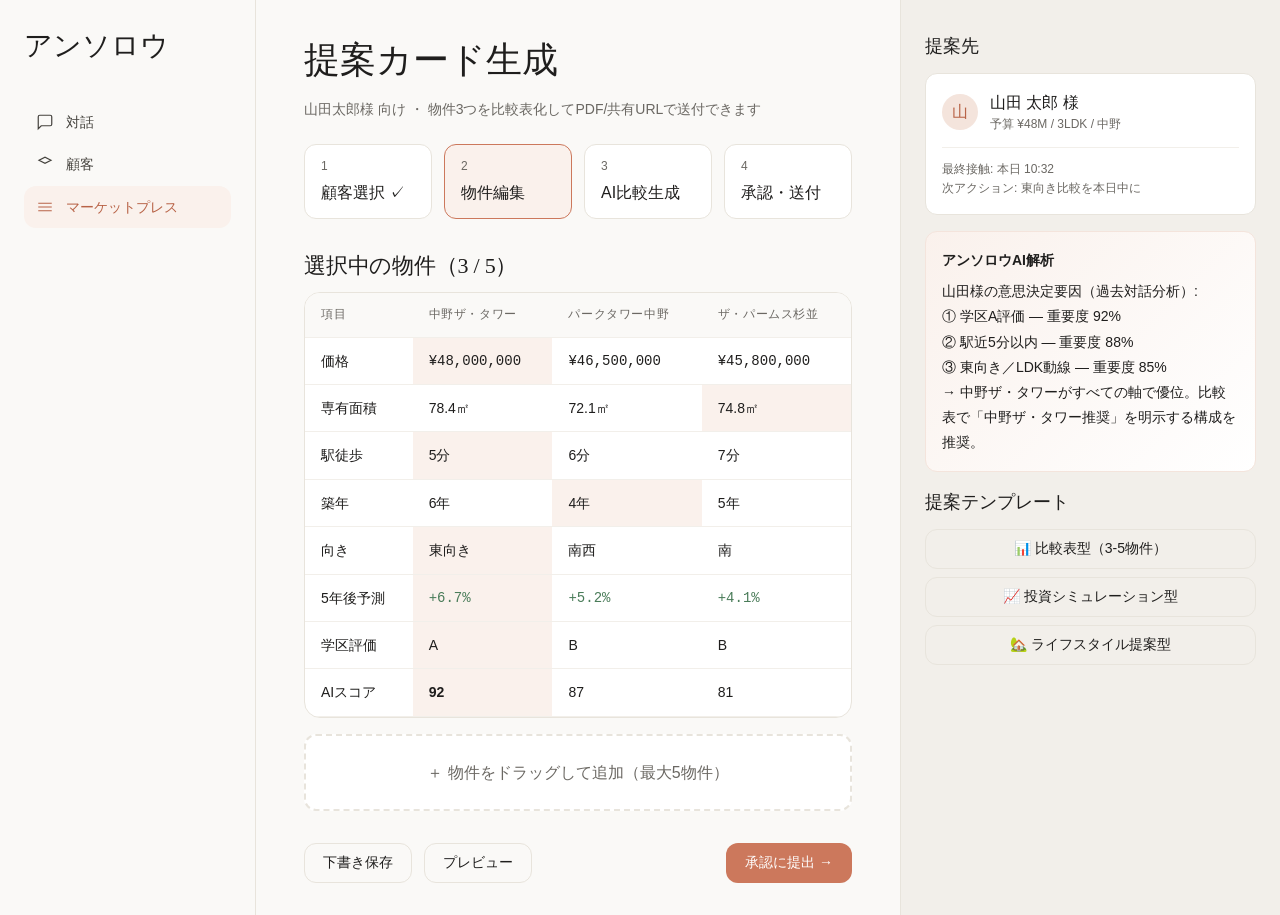
<file: prototypes/marketplace/03_提案カード生成.html>
<!DOCTYPE html>
<html lang="ja">
<head>
<meta charset="UTF-8">
<title>アンソロウ Marketplace — 提案カード生成</title>
<link rel="stylesheet" href="../../design-system/tokens.css">
<style>
  body { display: flex; min-height: 100vh; }
  .側 { width: var(--幅-サイドバー); background: var(--色-紙-基調); border-right: 1px solid var(--色-紙-淡墨); padding: var(--余白-5); flex-shrink: 0; }
  .側-ロゴ { font-family: var(--書体-見出し); font-size: var(--文字-2XL); margin-bottom: var(--余白-6); }
  .側-項目 { display: flex; align-items: center; gap: var(--余白-3); padding: 10px 12px; color: var(--色-墨-中); border-radius: var(--角-MD); cursor: pointer; font-size: var(--文字-SM); }
  .側-項目.選択 { background: var(--色-珊瑚-極淡); color: var(--色-珊瑚-濃); font-weight: 500; }

  .主 { flex: 1; display: grid; grid-template-columns: 1fr 380px; }
  .中 { padding: var(--余白-6) var(--余白-7); overflow-y: auto; }
  .右 { background: var(--色-紙-くすみ); padding: var(--余白-6) var(--余白-5); border-left: 1px solid var(--色-紙-淡墨); }

  .頁-見出し { font-family: var(--書体-見出し); font-size: var(--文字-3XL); margin-bottom: var(--余白-2); }
  .頁-注 { color: var(--色-墨-淡); font-size: var(--文字-SM); margin-bottom: var(--余白-5); }

  .工程 { display: flex; gap: var(--余白-3); margin-bottom: var(--余白-6); }
  .段 { flex: 1; padding: var(--余白-3) var(--余白-4); background: var(--色-紙-純白); border: 1px solid var(--色-紙-淡墨); border-radius: var(--角-MD); }
  .段.今 { border-color: var(--色-珊瑚-本体); background: var(--色-珊瑚-極淡); }
  .段-番 { font-size: var(--文字-XS); color: var(--色-墨-淡); }
  .段-題 { font-weight: 500; margin-top: 4px; }

  .比較 {
    background: var(--色-紙-純白); border: 1px solid var(--色-紙-淡墨); border-radius: var(--角-LG);
    overflow: hidden;
  }
  .比較 table { width: 100%; border-collapse: collapse; }
  .比較 th, .比較 td { padding: var(--余白-3) var(--余白-4); text-align: left; border-bottom: 1px solid var(--色-紙-くすみ); font-size: var(--文字-SM); }
  .比較 th { background: var(--色-紙-基調); color: var(--色-墨-淡); font-weight: 500; font-size: var(--文字-XS); text-transform: uppercase; letter-spacing: 0.05em; }
  .比較 td.推 { background: var(--色-珊瑚-極淡); font-weight: 500; }
  .比較 .金 { font-family: var(--書体-数字); }

  .追加枠 { background: var(--色-紙-純白); border: 2px dashed var(--色-紙-淡墨); border-radius: var(--角-MD); padding: var(--余白-5); text-align: center; color: var(--色-墨-淡); cursor: pointer; }
  .追加枠:hover { border-color: var(--色-珊瑚-本体); color: var(--色-珊瑚-濃); }

  .右-見出し { font-family: var(--書体-見出し); font-size: var(--文字-LG); margin-bottom: var(--余白-3); }
  .顧プロ { background: var(--色-紙-純白); border: 1px solid var(--色-紙-淡墨); border-radius: var(--角-MD); padding: var(--余白-4); margin-bottom: var(--余白-4); }
  .顧プロ-行 { display: flex; align-items: center; gap: var(--余白-3); margin-bottom: var(--余白-3); padding-bottom: var(--余白-3); border-bottom: 1px solid var(--色-紙-くすみ); }
  .顧プロ-行:last-child { border: 0; padding: 0; margin: 0; }
  .丸顔 { width: 36px; height: 36px; border-radius: var(--角-丸); background: var(--色-珊瑚-淡); color: var(--色-珊瑚-濃); display: flex; align-items: center; justify-content: center; font-weight: 500; }

  .AIメモ { background: linear-gradient(135deg, var(--色-珊瑚-極淡), var(--色-紙-純白)); border: 1px solid var(--色-珊瑚-淡); border-radius: var(--角-MD); padding: var(--余白-4); font-size: var(--文字-SM); line-height: var(--行間-広); margin-bottom: var(--余白-4); }
  .AIメモ strong { display: block; margin-bottom: 6px; }
</style>
</head>
<body>

<aside class="側">
  <div class="側-ロゴ">アンソロウ</div>
  <div class="側-項目"><svg width="18" height="18" fill="none" stroke="currentColor" stroke-width="1.6" viewBox="0 0 24 24"><path d="M21 15a2 2 0 0 1-2 2H7l-4 4V5a2 2 0 0 1 2-2h14a2 2 0 0 1 2 2z"/></svg>対話</div>
  <div class="側-項目"><svg width="18" height="18" fill="none" stroke="currentColor" stroke-width="1.6" viewBox="0 0 24 24"><path d="M20 7l-8-4-8 4 8 4 8-4z"/></svg>顧客</div>
  <div class="側-項目 選択"><svg width="18" height="18" fill="none" stroke="currentColor" stroke-width="1.6" viewBox="0 0 24 24"><path d="M3 7h18M3 12h18M3 17h18"/></svg>マーケットプレス</div>
</aside>

<main class="主">
  <div class="中">
    <div class="頁-見出し">提案カード生成</div>
    <div class="頁-注">山田太郎様 向け ・ 物件3つを比較表化してPDF/共有URLで送付できます</div>

    <div class="工程">
      <div class="段"><div class="段-番">1</div><div class="段-題">顧客選択 ✓</div></div>
      <div class="段 今"><div class="段-番">2</div><div class="段-題">物件編集</div></div>
      <div class="段"><div class="段-番">3</div><div class="段-題">AI比較生成</div></div>
      <div class="段"><div class="段-番">4</div><div class="段-題">承認・送付</div></div>
    </div>

    <h3 style="margin-bottom: var(--余白-3);">選択中の物件（3 / 5）</h3>
    <div class="比較">
      <table>
        <thead>
          <tr>
            <th>項目</th>
            <th>中野ザ・タワー</th>
            <th>パークタワー中野</th>
            <th>ザ・パームス杉並</th>
          </tr>
        </thead>
        <tbody>
          <tr><td>価格</td><td class="金 推">¥48,000,000</td><td class="金">¥46,500,000</td><td class="金">¥45,800,000</td></tr>
          <tr><td>専有面積</td><td>78.4㎡</td><td>72.1㎡</td><td class="推">74.8㎡</td></tr>
          <tr><td>駅徒歩</td><td class="推">5分</td><td>6分</td><td>7分</td></tr>
          <tr><td>築年</td><td>6年</td><td class="推">4年</td><td>5年</td></tr>
          <tr><td>向き</td><td class="推">東向き</td><td>南西</td><td>南</td></tr>
          <tr><td>5年後予測</td><td class="金 推" style="color: var(--色-成功);">+6.7%</td><td class="金" style="color: var(--色-成功);">+5.2%</td><td class="金" style="color: var(--色-成功);">+4.1%</td></tr>
          <tr><td>学区評価</td><td class="推">A</td><td>B</td><td>B</td></tr>
          <tr><td>AIスコア</td><td class="推" style="font-weight: 600;">92</td><td>87</td><td>81</td></tr>
        </tbody>
      </table>
    </div>

    <div style="margin-top: var(--余白-4);">
      <div class="追加枠">＋ 物件をドラッグして追加（最大5物件）</div>
    </div>

    <div style="margin-top: var(--余白-6); display: flex; gap: var(--余白-3);">
      <button class="btn btn-線">下書き保存</button>
      <button class="btn btn-線">プレビュー</button>
      <button class="btn btn-アクセント" style="margin-left: auto;">承認に提出 →</button>
    </div>
  </div>

  <aside class="右">
    <div class="右-見出し">提案先</div>
    <div class="顧プロ">
      <div class="顧プロ-行">
        <div class="丸顔">山</div>
        <div>
          <div style="font-weight: 500;">山田 太郎 様</div>
          <div style="font-size: var(--文字-XS); color: var(--色-墨-淡);">予算 ¥48M / 3LDK / 中野</div>
        </div>
      </div>
      <div style="font-size: var(--文字-XS); color: var(--色-墨-淡);">
        最終接触: 本日 10:32<br>
        次アクション: 東向き比較を本日中に
      </div>
    </div>

    <div class="AIメモ">
      <strong>アンソロウAI解析</strong>
      山田様の意思決定要因（過去対話分析）:<br>
      ① 学区A評価 — 重要度 92%<br>
      ② 駅近5分以内 — 重要度 88%<br>
      ③ 東向き／LDK動線 — 重要度 85%<br>
      → 中野ザ・タワーがすべての軸で優位。比較表で「中野ザ・タワー推奨」を明示する構成を推奨。
    </div>

    <div class="右-見出し">提案テンプレート</div>
    <button class="btn btn-線" style="width: 100%; margin-bottom: var(--余白-2);">📊 比較表型（3-5物件）</button>
    <button class="btn btn-線" style="width: 100%; margin-bottom: var(--余白-2);">📈 投資シミュレーション型</button>
    <button class="btn btn-線" style="width: 100%; margin-bottom: var(--余白-2);">🏡 ライフスタイル提案型</button>
  </aside>
</main>

</body>
</html>
</file>
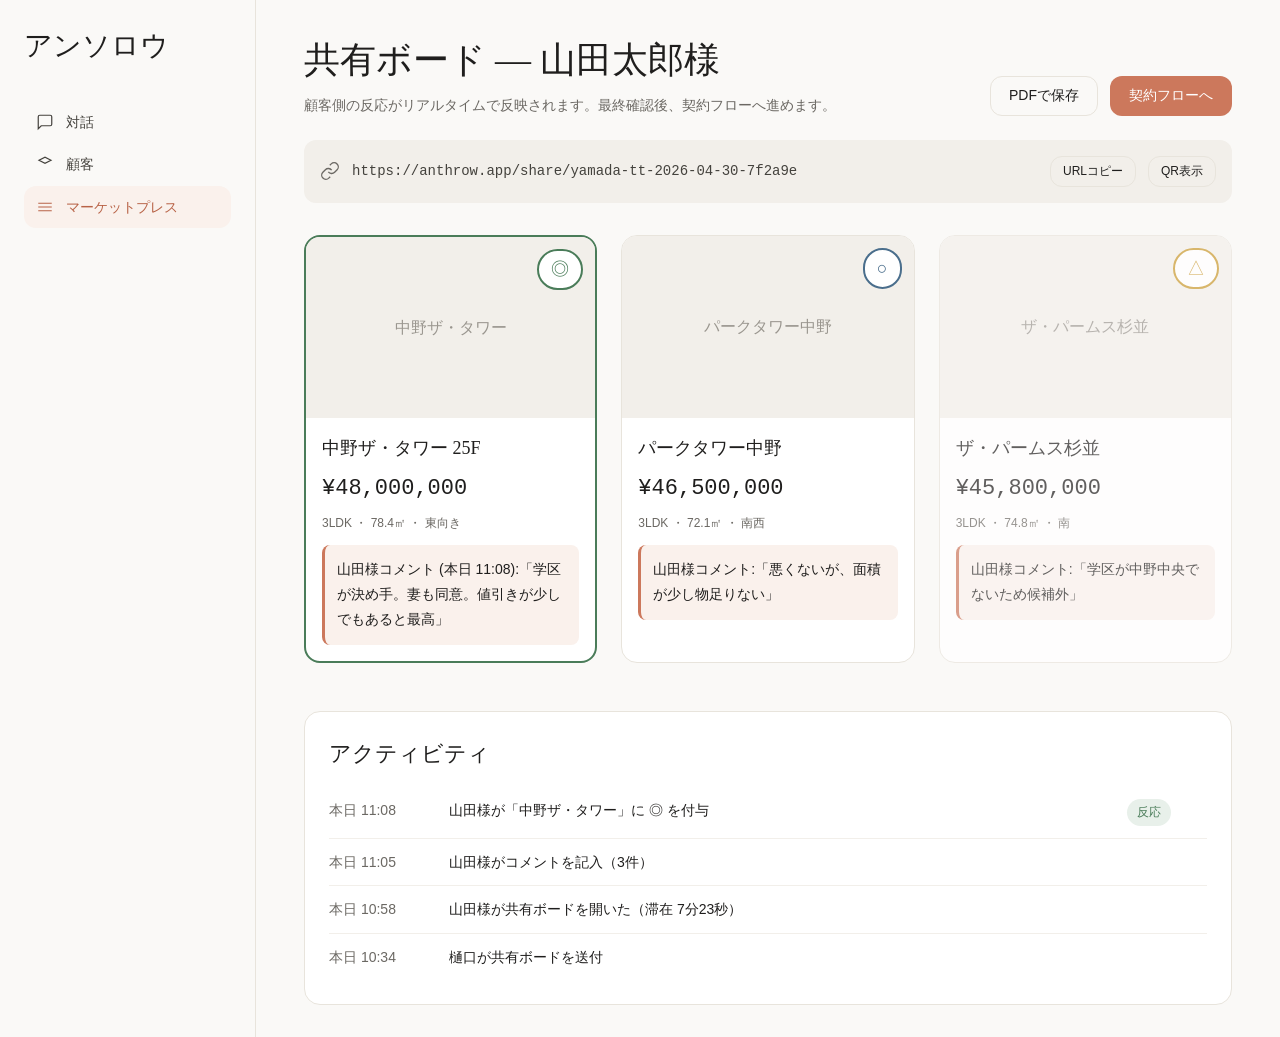
<file: prototypes/marketplace/04_共有ボード.html>
<!DOCTYPE html>
<html lang="ja">
<head>
<meta charset="UTF-8">
<title>アンソロウ Marketplace — 共有ボード</title>
<link rel="stylesheet" href="../../design-system/tokens.css">
<style>
  body { display: flex; min-height: 100vh; }
  .側 { width: var(--幅-サイドバー); background: var(--色-紙-基調); border-right: 1px solid var(--色-紙-淡墨); padding: var(--余白-5); flex-shrink: 0; }
  .側-ロゴ { font-family: var(--書体-見出し); font-size: var(--文字-2XL); margin-bottom: var(--余白-6); }
  .側-項目 { display: flex; align-items: center; gap: var(--余白-3); padding: 10px 12px; color: var(--色-墨-中); border-radius: var(--角-MD); cursor: pointer; font-size: var(--文字-SM); }
  .側-項目.選択 { background: var(--色-珊瑚-極淡); color: var(--色-珊瑚-濃); font-weight: 500; }

  .主 { flex: 1; padding: var(--余白-6) var(--余白-7); }
  .頁-上 { display: flex; justify-content: space-between; align-items: end; margin-bottom: var(--余白-5); }
  .頁-見出し { font-family: var(--書体-見出し); font-size: var(--文字-3XL); }
  .頁-注 { color: var(--色-墨-淡); font-size: var(--文字-SM); margin-top: 4px; }

  .URL箱 { display: flex; align-items: center; gap: var(--余白-3); padding: var(--余白-4); background: var(--色-紙-くすみ); border-radius: var(--角-MD); margin-bottom: var(--余白-6); }
  .URL { flex: 1; font-family: var(--書体-数字); font-size: var(--文字-SM); color: var(--色-墨-中); }

  .ボード { display: grid; grid-template-columns: repeat(3, 1fr); gap: var(--余白-5); }
  .候補 {
    background: var(--色-紙-純白); border: 1px solid var(--色-紙-淡墨); border-radius: var(--角-LG);
    overflow: hidden; transition: all var(--速-標準);
  }
  .候補.◎ { border-color: var(--色-成功); border-width: 2px; }
  .候補.△ { opacity: 0.7; }

  .候補-図 { aspect-ratio: 16/10; background: var(--色-紙-くすみ); position: relative; display: flex; align-items: center; justify-content: center; color: var(--色-墨-極淡); font-family: var(--書体-見出し); }
  .反応 { position: absolute; top: 12px; right: 12px; padding: 4px 12px; border-radius: var(--角-丸); font-weight: 500; font-family: var(--書体-見出し); font-size: var(--文字-LG); background: var(--色-紙-純白); }
  .反応.◎ { color: var(--色-成功); border: 2px solid var(--色-成功); }
  .反応.○ { color: var(--色-情報); border: 2px solid var(--色-情報); }
  .反応.△ { color: var(--色-警告); border: 2px solid var(--色-警告); }

  .候補-本 { padding: var(--余白-4); }
  .候補-題 { font-family: var(--書体-見出し); font-size: var(--文字-LG); margin-bottom: 4px; }
  .候補-値 { font-family: var(--書体-数字); font-size: var(--文字-XL); margin: var(--余白-2) 0; }

  .コメント枠 { background: var(--色-珊瑚-極淡); border-left: 3px solid var(--色-珊瑚-本体); padding: var(--余白-3); border-radius: var(--角-SM); font-size: var(--文字-SM); margin-top: var(--余白-3); line-height: var(--行間-広); }

  .ログ {
    margin-top: var(--余白-7);
    background: var(--色-紙-純白);
    border: 1px solid var(--色-紙-淡墨);
    border-radius: var(--角-LG);
    padding: var(--余白-5);
  }
  .ログ-題 { font-family: var(--書体-見出し); font-size: var(--文字-XL); margin-bottom: var(--余白-4); }
  .ログ-行 { display: grid; grid-template-columns: 120px 1fr 80px; padding: var(--余白-3) 0; border-bottom: 1px solid var(--色-紙-くすみ); font-size: var(--文字-SM); }
  .ログ-行:last-child { border: none; }
</style>
</head>
<body>

<aside class="側">
  <div class="側-ロゴ">アンソロウ</div>
  <div class="側-項目"><svg width="18" height="18" fill="none" stroke="currentColor" stroke-width="1.6" viewBox="0 0 24 24"><path d="M21 15a2 2 0 0 1-2 2H7l-4 4V5a2 2 0 0 1 2-2h14a2 2 0 0 1 2 2z"/></svg>対話</div>
  <div class="側-項目"><svg width="18" height="18" fill="none" stroke="currentColor" stroke-width="1.6" viewBox="0 0 24 24"><path d="M20 7l-8-4-8 4 8 4 8-4z"/></svg>顧客</div>
  <div class="側-項目 選択"><svg width="18" height="18" fill="none" stroke="currentColor" stroke-width="1.6" viewBox="0 0 24 24"><path d="M3 7h18M3 12h18M3 17h18"/></svg>マーケットプレス</div>
</aside>

<main class="主">
  <div class="頁-上">
    <div>
      <div class="頁-見出し">共有ボード — 山田太郎様</div>
      <div class="頁-注">顧客側の反応がリアルタイムで反映されます。最終確認後、契約フローへ進めます。</div>
    </div>
    <div style="display: flex; gap: var(--余白-3);">
      <button class="btn btn-線">PDFで保存</button>
      <button class="btn btn-アクセント">契約フローへ</button>
    </div>
  </div>

  <div class="URL箱">
    <svg width="20" height="20" fill="none" stroke="currentColor" stroke-width="1.6" viewBox="0 0 24 24" style="color: var(--色-墨-淡);"><path d="M10 13a5 5 0 0 0 7.54.54l3-3a5 5 0 0 0-7.07-7.07l-1.72 1.71"/><path d="M14 11a5 5 0 0 0-7.54-.54l-3 3a5 5 0 0 0 7.07 7.07l1.72-1.71"/></svg>
    <div class="URL">https://anthrow.app/share/yamada-tt-2026-04-30-7f2a9e</div>
    <button class="btn btn-線 btn-小">URLコピー</button>
    <button class="btn btn-線 btn-小">QR表示</button>
  </div>

  <div class="ボード">
    <div class="候補 ◎">
      <div class="候補-図">中野ザ・タワー<div class="反応 ◎">◎</div></div>
      <div class="候補-本">
        <div class="候補-題">中野ザ・タワー 25F</div>
        <div class="候補-値">¥48,000,000</div>
        <div style="font-size: var(--文字-XS); color: var(--色-墨-淡);">3LDK ・ 78.4㎡ ・ 東向き</div>
        <div class="コメント枠">
          山田様コメント (本日 11:08):「学区が決め手。妻も同意。値引きが少しでもあると最高」
        </div>
      </div>
    </div>

    <div class="候補">
      <div class="候補-図">パークタワー中野<div class="反応 ○">○</div></div>
      <div class="候補-本">
        <div class="候補-題">パークタワー中野</div>
        <div class="候補-値">¥46,500,000</div>
        <div style="font-size: var(--文字-XS); color: var(--色-墨-淡);">3LDK ・ 72.1㎡ ・ 南西</div>
        <div class="コメント枠">
          山田様コメント:「悪くないが、面積が少し物足りない」
        </div>
      </div>
    </div>

    <div class="候補 △">
      <div class="候補-図">ザ・パームス杉並<div class="反応 △">△</div></div>
      <div class="候補-本">
        <div class="候補-題">ザ・パームス杉並</div>
        <div class="候補-値">¥45,800,000</div>
        <div style="font-size: var(--文字-XS); color: var(--色-墨-淡);">3LDK ・ 74.8㎡ ・ 南</div>
        <div class="コメント枠">
          山田様コメント:「学区が中野中央でないため候補外」
        </div>
      </div>
    </div>
  </div>

  <div class="ログ">
    <div class="ログ-題">アクティビティ</div>
    <div class="ログ-行"><span style="color: var(--色-墨-淡);">本日 11:08</span><span>山田様が「中野ザ・タワー」に ◎ を付与</span><span><span class="tag tag-成功">反応</span></span></div>
    <div class="ログ-行"><span style="color: var(--色-墨-淡);">本日 11:05</span><span>山田様がコメントを記入（3件）</span><span></span></div>
    <div class="ログ-行"><span style="color: var(--色-墨-淡);">本日 10:58</span><span>山田様が共有ボードを開いた（滞在 7分23秒）</span><span></span></div>
    <div class="ログ-行"><span style="color: var(--色-墨-淡);">本日 10:34</span><span>樋口が共有ボードを送付</span><span></span></div>
  </div>
</main>

</body>
</html>
</file>
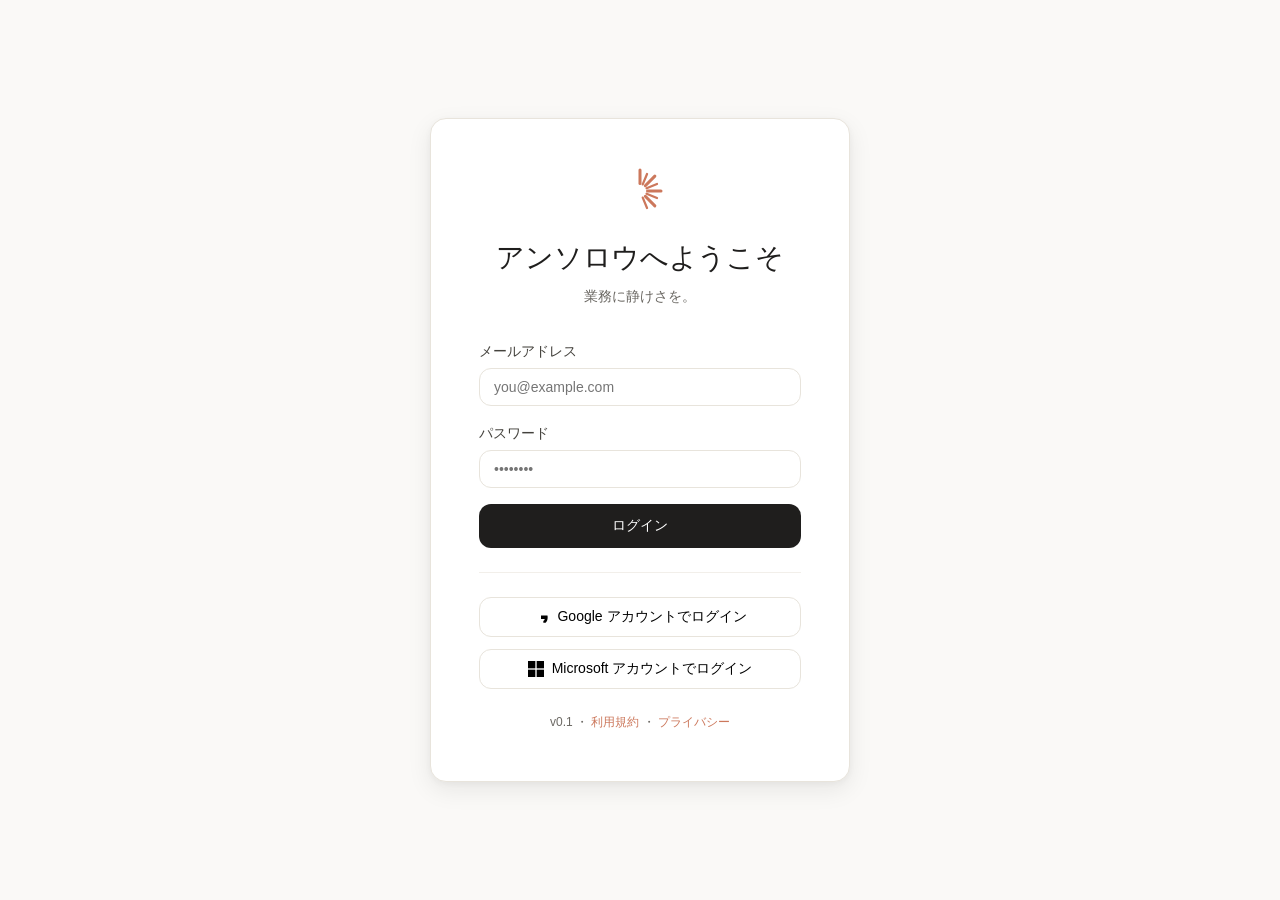
<file: prototypes/userview/01_ログイン.html>
<!DOCTYPE html>
<html lang="ja">
<head>
<meta charset="UTF-8">
<title>アンソロウ — ログイン</title>
<link rel="stylesheet" href="../../design-system/tokens.css">
<style>
  body { display: flex; align-items: center; justify-content: center; min-height: 100vh; background: var(--色-紙-基調); }
  .箱 {
    width: 100%; max-width: 420px;
    padding: var(--余白-7);
    background: var(--色-紙-純白);
    border: 1px solid var(--色-紙-淡墨);
    border-radius: var(--角-LG);
    box-shadow: var(--影-3);
  }
  .印 { width: 48px; height: 48px; color: var(--色-珊瑚-本体); margin: 0 auto var(--余白-5); display: block; }
  h1 { font-family: var(--書体-見出し); font-size: var(--文字-2XL); text-align: center; margin-bottom: var(--余白-2); }
  .副 { text-align: center; color: var(--色-墨-淡); font-size: var(--文字-SM); margin-bottom: var(--余白-6); }
  .欄 { margin-bottom: var(--余白-4); }
  .欄 label { display: block; font-size: var(--文字-SM); margin-bottom: 6px; color: var(--色-墨-中); }
  .連携 { margin-top: var(--余白-5); padding-top: var(--余白-5); border-top: 1px solid var(--色-紙-くすみ); display: flex; flex-direction: column; gap: var(--余白-3); }
  .ssoボタン { display: flex; align-items: center; justify-content: center; gap: var(--余白-2); padding: 10px; border: 1px solid var(--色-紙-淡墨); border-radius: var(--角-MD); background: var(--色-紙-純白); cursor: pointer; font-size: var(--文字-SM); }
  .ssoボタン:hover { background: var(--色-紙-くすみ); }
  .脚 { text-align: center; color: var(--色-墨-淡); font-size: var(--文字-XS); margin-top: var(--余白-5); }
</style>
</head>
<body>
<div class="箱">
  <svg class="印" viewBox="0 0 64 64" fill="currentColor">
    <g transform="translate(32 32)">
      <rect x="-2" y="-30" width="4" height="22" rx="2"/>
      <g transform="rotate(45)"><rect x="-2" y="-30" width="4" height="22" rx="2"/></g>
      <g transform="rotate(90)"><rect x="-2" y="-30" width="4" height="22" rx="2"/></g>
      <g transform="rotate(135)"><rect x="-2" y="-30" width="4" height="22" rx="2"/></g>
      <g transform="rotate(22.5)"><rect x="-1.5" y="-26" width="3" height="18" rx="1.5"/></g>
      <g transform="rotate(67.5)"><rect x="-1.5" y="-26" width="3" height="18" rx="1.5"/></g>
      <g transform="rotate(112.5)"><rect x="-1.5" y="-26" width="3" height="18" rx="1.5"/></g>
      <g transform="rotate(157.5)"><rect x="-1.5" y="-26" width="3" height="18" rx="1.5"/></g>
    </g>
  </svg>
  <h1>アンソロウへようこそ</h1>
  <div class="副">業務に静けさを。</div>

  <div class="欄">
    <label>メールアドレス</label>
    <input class="入力" placeholder="you@example.com" />
  </div>
  <div class="欄">
    <label>パスワード</label>
    <input class="入力" type="password" placeholder="••••••••" />
  </div>

  <button class="btn btn-主要" style="width: 100%; padding: 12px;">ログイン</button>

  <div class="連携">
    <button class="ssoボタン">
      <svg width="16" height="16" viewBox="0 0 24 24" fill="currentColor"><path d="M22 12.5c0-1-.1-1.8-.3-2.7H12v5.1h5.6c-.2 1.3-1 2.4-2.1 3.1v2.6h3.4c2-1.8 3.1-4.5 3.1-8.1z"/></svg>
      Google アカウントでログイン
    </button>
    <button class="ssoボタン">
      <svg width="16" height="16" viewBox="0 0 24 24" fill="currentColor"><rect width="11" height="11"/><rect x="13" width="11" height="11"/><rect y="13" width="11" height="11"/><rect x="13" y="13" width="11" height="11"/></svg>
      Microsoft アカウントでログイン
    </button>
  </div>

  <div class="脚">v0.1 ・ <a href="#">利用規約</a> ・ <a href="#">プライバシー</a></div>
</div>
</body>
</html>
</file>
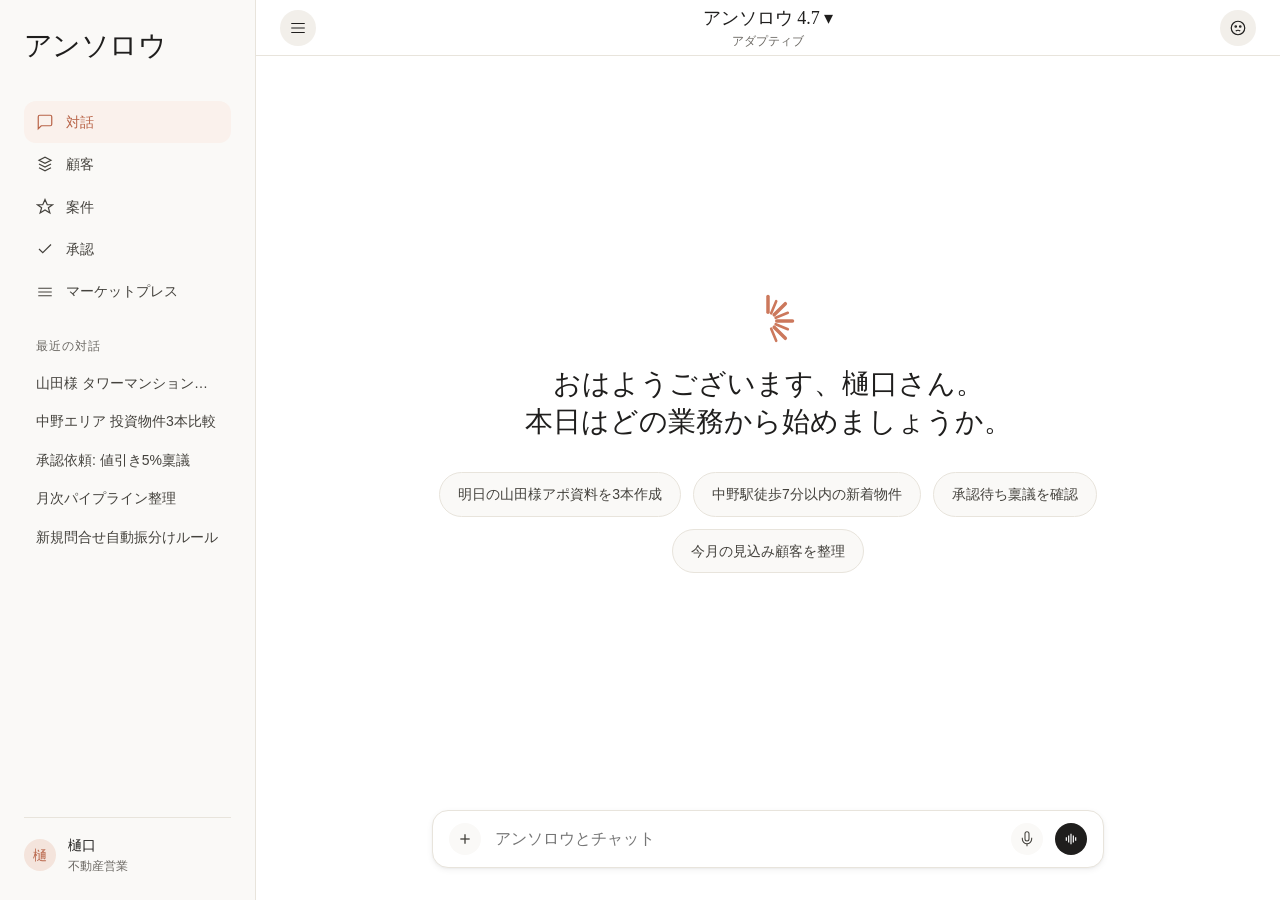
<file: prototypes/userview/02_ホーム.html>
<!DOCTYPE html>
<html lang="ja">
<head>
<meta charset="UTF-8">
<title>アンソロウ UserView — ホーム</title>
<link rel="stylesheet" href="../../design-system/tokens.css">
<style>
  body { display: flex; min-height: 100vh; }

  /* サイドバー */
  .側 {
    width: var(--幅-サイドバー);
    background: var(--色-紙-基調);
    border-right: 1px solid var(--色-紙-淡墨);
    padding: var(--余白-5);
    display: flex; flex-direction: column;
    flex-shrink: 0;
  }
  .側-ロゴ {
    font-family: var(--書体-見出し);
    font-size: var(--文字-2XL);
    margin-bottom: var(--余白-6);
    letter-spacing: -0.02em;
  }
  .側-項目 {
    display: flex; align-items: center; gap: var(--余白-3);
    padding: 10px 12px;
    color: var(--色-墨-中);
    border-radius: var(--角-MD);
    cursor: pointer;
    font-size: var(--文字-SM);
    transition: background var(--速-標準);
  }
  .側-項目:hover { background: var(--色-紙-くすみ); }
  .側-項目.選択 { background: var(--色-珊瑚-極淡); color: var(--色-珊瑚-濃); font-weight: 500; }
  .側-見出し {
    font-size: var(--文字-XS);
    color: var(--色-墨-淡);
    margin: var(--余白-5) 0 var(--余白-2) var(--余白-3);
    text-transform: uppercase; letter-spacing: 0.08em;
  }
  .側-履歴 {
    padding: 8px 12px;
    color: var(--色-墨-中);
    font-size: var(--文字-SM);
    cursor: pointer; border-radius: var(--角-SM);
    overflow: hidden; text-overflow: ellipsis; white-space: nowrap;
  }
  .側-履歴:hover { background: var(--色-紙-くすみ); }

  .側-下 { margin-top: auto; display: flex; align-items: center; gap: var(--余白-3); padding-top: var(--余白-4); border-top: 1px solid var(--色-紙-淡墨); }
  .側-アバター {
    width: 32px; height: 32px; border-radius: var(--角-丸);
    background: var(--色-珊瑚-淡); color: var(--色-珊瑚-濃);
    display: flex; align-items: center; justify-content: center;
    font-weight: 500; font-size: var(--文字-SM);
  }

  /* メイン */
  .主 {
    flex: 1;
    display: flex; flex-direction: column;
    background: var(--色-紙-純白);
  }
  .主-上 {
    height: var(--高-ヘッダー);
    border-bottom: 1px solid var(--色-紙-淡墨);
    display: flex; align-items: center; justify-content: space-between;
    padding: 0 var(--余白-5);
  }
  .主-上-中央 {
    text-align: center;
  }
  .主-上-モデル { font-family: var(--書体-見出し); font-size: var(--文字-LG); }
  .主-上-モード { font-size: var(--文字-XS); color: var(--色-墨-淡); }
  .主-上-丸 {
    width: 36px; height: 36px; border-radius: var(--角-丸);
    background: var(--色-紙-くすみ);
    display: flex; align-items: center; justify-content: center;
    cursor: pointer;
  }

  /* 中央エリア */
  .中央 {
    flex: 1;
    display: flex; flex-direction: column;
    align-items: center; justify-content: center;
    padding: 0 var(--余白-5);
  }
  .印 {
    width: 56px; height: 56px;
    color: var(--色-珊瑚-本体);
    margin-bottom: var(--余白-4);
  }
  .挨拶 {
    font-family: var(--書体-見出し);
    font-size: var(--文字-2XL);
    color: var(--色-墨-本体);
    text-align: center;
    max-width: 560px;
    line-height: var(--行間-密);
  }
  .候補-列 {
    display: flex; gap: var(--余白-3); margin-top: var(--余白-6);
    flex-wrap: wrap; justify-content: center;
    max-width: 720px;
  }
  .候補 {
    padding: 10px 18px;
    background: var(--色-紙-基調);
    border: 1px solid var(--色-紙-淡墨);
    border-radius: var(--角-丸);
    font-size: var(--文字-SM);
    color: var(--色-墨-中);
    cursor: pointer;
    transition: all var(--速-標準);
  }
  .候補:hover { border-color: var(--色-珊瑚-本体); color: var(--色-珊瑚-濃); }

  /* 入力エリア */
  .入力箱 {
    margin: 0 auto var(--余白-6);
    width: 100%; max-width: 720px;
    padding: 0 var(--余白-5);
  }
  .入力包 {
    display: flex; align-items: center;
    background: var(--色-紙-純白);
    border: 1px solid var(--色-紙-淡墨);
    border-radius: var(--角-LG);
    box-shadow: var(--影-2);
    padding: var(--余白-3) var(--余白-4);
    gap: var(--余白-3);
    transition: border-color var(--速-標準);
  }
  .入力包:focus-within { border-color: var(--色-墨-中); }
  .入力包 input {
    flex: 1; border: none; outline: none;
    font-family: var(--書体-本文); font-size: var(--文字-MD);
    background: transparent; color: var(--色-墨-本体);
  }
  .入力-丸 {
    width: 32px; height: 32px; border-radius: var(--角-丸);
    display: flex; align-items: center; justify-content: center;
    background: var(--色-紙-基調); cursor: pointer;
    color: var(--色-墨-中);
  }
  .入力-丸.黒 { background: var(--色-墨-本体); color: var(--色-紙-純白); }

  /* スターアイコン */
  .star { width: 100%; height: 100%; }
</style>
</head>
<body>

<aside class="側">
  <div class="側-ロゴ">アンソロウ</div>

  <div class="側-項目 選択">
    <svg width="18" height="18" fill="none" stroke="currentColor" stroke-width="1.6" viewBox="0 0 24 24"><path d="M21 15a2 2 0 0 1-2 2H7l-4 4V5a2 2 0 0 1 2-2h14a2 2 0 0 1 2 2z"/></svg>
    対話
  </div>
  <div class="側-項目">
    <svg width="18" height="18" fill="none" stroke="currentColor" stroke-width="1.6" viewBox="0 0 24 24"><path d="M20 7l-8-4-8 4 8 4 8-4z"/><path d="M4 12l8 4 8-4"/><path d="M4 17l8 4 8-4"/></svg>
    顧客
  </div>
  <div class="側-項目">
    <svg width="18" height="18" fill="none" stroke="currentColor" stroke-width="1.6" viewBox="0 0 24 24"><path d="M12 2l3 7h7l-5.5 4 2 7L12 16l-6.5 4 2-7L2 9h7z"/></svg>
    案件
  </div>
  <div class="側-項目">
    <svg width="18" height="18" fill="none" stroke="currentColor" stroke-width="1.6" viewBox="0 0 24 24"><polyline points="20 6 9 17 4 12"/></svg>
    承認
  </div>
  <div class="側-項目">
    <svg width="18" height="18" fill="none" stroke="currentColor" stroke-width="1.6" viewBox="0 0 24 24"><path d="M3 7h18M3 12h18M3 17h18"/></svg>
    マーケットプレス
  </div>

  <div class="側-見出し">最近の対話</div>
  <div class="側-履歴">山田様 タワーマンション提案</div>
  <div class="側-履歴">中野エリア 投資物件3本比較</div>
  <div class="側-履歴">承認依頼: 値引き5%稟議</div>
  <div class="側-履歴">月次パイプライン整理</div>
  <div class="側-履歴">新規問合せ自動振分けルール</div>

  <div class="側-下">
    <div class="側-アバター">樋</div>
    <div>
      <div style="font-size: var(--文字-SM); font-weight: 500;">樋口</div>
      <div style="font-size: var(--文字-XS); color: var(--色-墨-淡);">不動産営業</div>
    </div>
  </div>
</aside>

<main class="主">
  <div class="主-上">
    <div class="主-上-丸">
      <svg width="18" height="18" fill="none" stroke="currentColor" stroke-width="1.6" viewBox="0 0 24 24"><path d="M3 6h18M3 12h18M3 18h18"/></svg>
    </div>
    <div class="主-上-中央">
      <div class="主-上-モデル">アンソロウ 4.7 ▾</div>
      <div class="主-上-モード">アダプティブ</div>
    </div>
    <div class="主-上-丸">
      <svg width="18" height="18" fill="none" stroke="currentColor" stroke-width="1.6" viewBox="0 0 24 24"><circle cx="12" cy="12" r="9"/><circle cx="9" cy="10" r="1"/><circle cx="15" cy="10" r="1"/><path d="M9 16q3 -2 6 0"/></svg>
    </div>
  </div>

  <div class="中央">
    <div class="印">
      <svg class="star" viewBox="0 0 64 64" fill="currentColor">
        <g transform="translate(32 32)">
          <g><rect x="-2" y="-30" width="4" height="22" rx="2"/></g>
          <g transform="rotate(45)"><rect x="-2" y="-30" width="4" height="22" rx="2"/></g>
          <g transform="rotate(90)"><rect x="-2" y="-30" width="4" height="22" rx="2"/></g>
          <g transform="rotate(135)"><rect x="-2" y="-30" width="4" height="22" rx="2"/></g>
          <g transform="rotate(22.5)"><rect x="-1.5" y="-26" width="3" height="18" rx="1.5"/></g>
          <g transform="rotate(67.5)"><rect x="-1.5" y="-26" width="3" height="18" rx="1.5"/></g>
          <g transform="rotate(112.5)"><rect x="-1.5" y="-26" width="3" height="18" rx="1.5"/></g>
          <g transform="rotate(157.5)"><rect x="-1.5" y="-26" width="3" height="18" rx="1.5"/></g>
        </g>
      </svg>
    </div>
    <div class="挨拶">おはようございます、樋口さん。<br>本日はどの業務から始めましょうか。</div>
    <div class="候補-列">
      <div class="候補">明日の山田様アポ資料を3本作成</div>
      <div class="候補">中野駅徒歩7分以内の新着物件</div>
      <div class="候補">承認待ち稟議を確認</div>
      <div class="候補">今月の見込み顧客を整理</div>
    </div>
  </div>

  <div class="入力箱">
    <div class="入力包">
      <div class="入力-丸">
        <svg width="16" height="16" fill="none" stroke="currentColor" stroke-width="2" viewBox="0 0 24 24"><line x1="12" y1="5" x2="12" y2="19"/><line x1="5" y1="12" x2="19" y2="12"/></svg>
      </div>
      <input placeholder="アンソロウとチャット" />
      <div class="入力-丸">
        <svg width="16" height="16" fill="none" stroke="currentColor" stroke-width="1.6" viewBox="0 0 24 24"><path d="M12 1a3 3 0 0 0-3 3v8a3 3 0 0 0 6 0V4a3 3 0 0 0-3-3z"/><path d="M19 10v2a7 7 0 0 1-14 0v-2"/><line x1="12" y1="19" x2="12" y2="23"/></svg>
      </div>
      <div class="入力-丸 黒">
        <svg width="14" height="14" fill="currentColor" viewBox="0 0 24 24"><rect x="3" y="9" width="2" height="6"/><rect x="7" y="6" width="2" height="12"/><rect x="11" y="3" width="2" height="18"/><rect x="15" y="6" width="2" height="12"/><rect x="19" y="9" width="2" height="6"/></svg>
      </div>
    </div>
  </div>
</main>

</body>
</html>
</file>
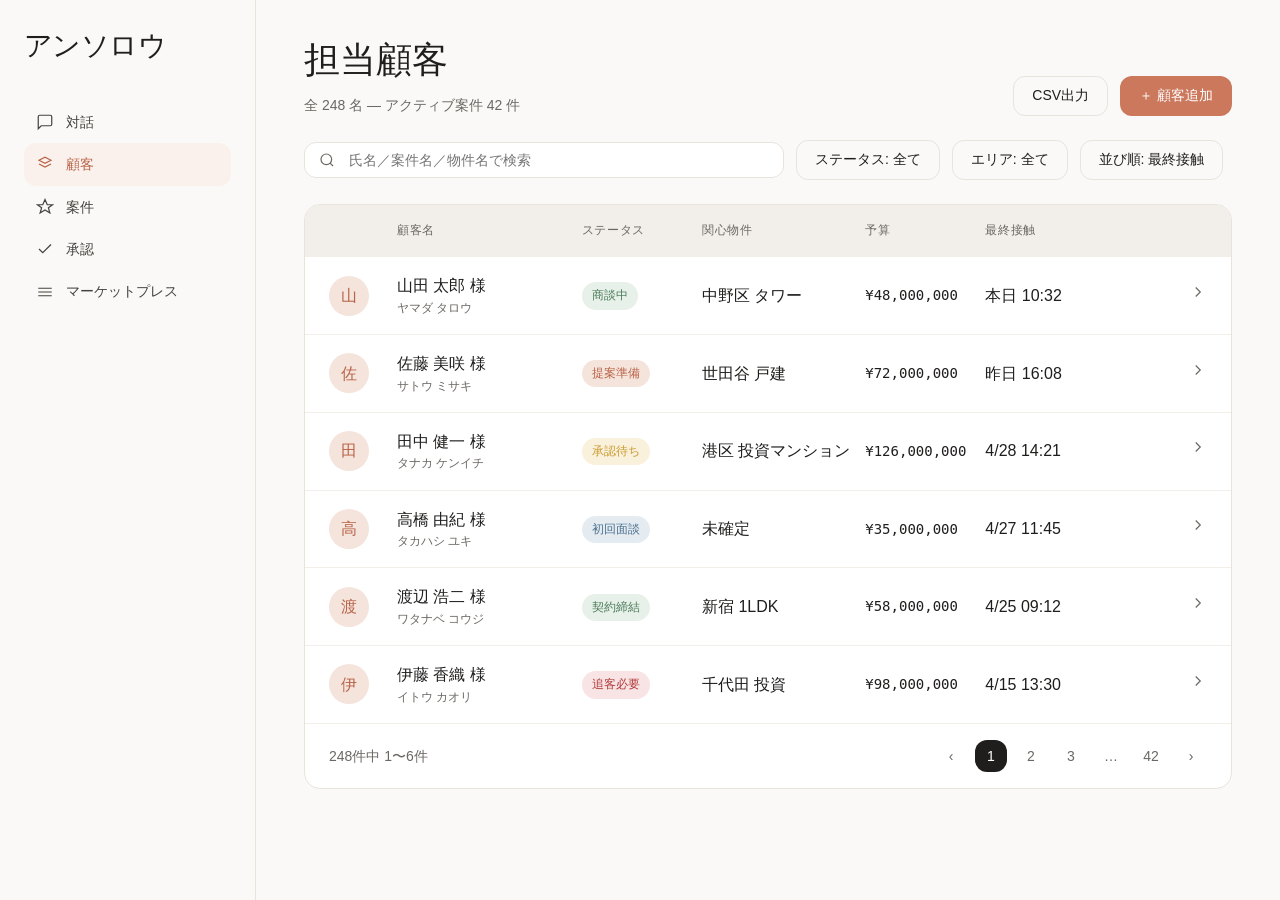
<file: prototypes/userview/03_顧客一覧.html>
<!DOCTYPE html>
<html lang="ja">
<head>
<meta charset="UTF-8">
<title>アンソロウ UserView — 顧客一覧</title>
<link rel="stylesheet" href="../../design-system/tokens.css">
<style>
  body { display: flex; min-height: 100vh; }
  .側 { width: var(--幅-サイドバー); background: var(--色-紙-基調); border-right: 1px solid var(--色-紙-淡墨); padding: var(--余白-5); flex-shrink: 0; }
  .側-ロゴ { font-family: var(--書体-見出し); font-size: var(--文字-2XL); margin-bottom: var(--余白-6); letter-spacing: -0.02em; }
  .側-項目 { display: flex; align-items: center; gap: var(--余白-3); padding: 10px 12px; color: var(--色-墨-中); border-radius: var(--角-MD); cursor: pointer; font-size: var(--文字-SM); transition: background var(--速-標準); }
  .側-項目:hover { background: var(--色-紙-くすみ); }
  .側-項目.選択 { background: var(--色-珊瑚-極淡); color: var(--色-珊瑚-濃); font-weight: 500; }

  .主 { flex: 1; padding: var(--余白-6) var(--余白-7); }
  .頁-上 { display: flex; align-items: end; justify-content: space-between; margin-bottom: var(--余白-5); }
  .頁-見出し { font-family: var(--書体-見出し); font-size: var(--文字-3XL); }
  .頁-注 { color: var(--色-墨-淡); font-size: var(--文字-SM); margin-top: var(--余白-1); }

  .絞込 { display: flex; gap: var(--余白-3); margin-bottom: var(--余白-5); align-items: center; }
  .検索 {
    flex: 1; max-width: 480px;
    display: flex; align-items: center; gap: var(--余白-3);
    background: var(--色-紙-純白);
    border: 1px solid var(--色-紙-淡墨);
    border-radius: var(--角-MD);
    padding: 8px 14px;
  }
  .検索 input { flex: 1; border: none; outline: none; font-family: var(--書体-本文); font-size: var(--文字-SM); background: transparent; }

  .表 {
    background: var(--色-紙-純白);
    border: 1px solid var(--色-紙-淡墨);
    border-radius: var(--角-LG);
    overflow: hidden;
  }
  .表-行 {
    display: grid;
    grid-template-columns: 56px 1.6fr 1fr 1.4fr 1fr 1.2fr 80px;
    align-items: center;
    padding: var(--余白-4) var(--余白-5);
    border-bottom: 1px solid var(--色-紙-くすみ);
    transition: background var(--速-標準);
    cursor: pointer;
    gap: var(--余白-3);
  }
  .表-行:last-child { border-bottom: none; }
  .表-行:hover { background: var(--色-紙-基調); }
  .表-頭 { background: var(--色-紙-くすみ); font-size: var(--文字-XS); color: var(--色-墨-淡); text-transform: uppercase; letter-spacing: 0.05em; cursor: default; }
  .表-頭:hover { background: var(--色-紙-くすみ); }

  .丸顔 { width: 40px; height: 40px; border-radius: var(--角-丸); background: var(--色-珊瑚-淡); color: var(--色-珊瑚-濃); display: flex; align-items: center; justify-content: center; font-weight: 500; }
  .氏 { font-weight: 500; }
  .フリガナ { font-size: var(--文字-XS); color: var(--色-墨-淡); }
  .金額 { font-family: var(--書体-数字); font-size: var(--文字-SM); }

  .表-脚 {
    display: flex; justify-content: space-between; align-items: center;
    padding: var(--余白-4) var(--余白-5);
    color: var(--色-墨-淡); font-size: var(--文字-SM);
  }
  .ペ { display: flex; gap: var(--余白-2); }
  .ペ-玉 { width: 32px; height: 32px; border-radius: var(--角-MD); display: flex; align-items: center; justify-content: center; cursor: pointer; }
  .ペ-玉.今 { background: var(--色-墨-本体); color: var(--色-紙-純白); }
  .ペ-玉:hover:not(.今) { background: var(--色-紙-くすみ); }
</style>
</head>
<body>

<aside class="側">
  <div class="側-ロゴ">アンソロウ</div>
  <div class="側-項目"><svg width="18" height="18" fill="none" stroke="currentColor" stroke-width="1.6" viewBox="0 0 24 24"><path d="M21 15a2 2 0 0 1-2 2H7l-4 4V5a2 2 0 0 1 2-2h14a2 2 0 0 1 2 2z"/></svg>対話</div>
  <div class="側-項目 選択"><svg width="18" height="18" fill="none" stroke="currentColor" stroke-width="1.6" viewBox="0 0 24 24"><path d="M20 7l-8-4-8 4 8 4 8-4z"/><path d="M4 12l8 4 8-4"/></svg>顧客</div>
  <div class="側-項目"><svg width="18" height="18" fill="none" stroke="currentColor" stroke-width="1.6" viewBox="0 0 24 24"><path d="M12 2l3 7h7l-5.5 4 2 7L12 16l-6.5 4 2-7L2 9h7z"/></svg>案件</div>
  <div class="側-項目"><svg width="18" height="18" fill="none" stroke="currentColor" stroke-width="1.6" viewBox="0 0 24 24"><polyline points="20 6 9 17 4 12"/></svg>承認</div>
  <div class="側-項目"><svg width="18" height="18" fill="none" stroke="currentColor" stroke-width="1.6" viewBox="0 0 24 24"><path d="M3 7h18M3 12h18M3 17h18"/></svg>マーケットプレス</div>
</aside>

<main class="主">
  <div class="頁-上">
    <div>
      <div class="頁-見出し">担当顧客</div>
      <div class="頁-注">全 248 名 — アクティブ案件 42 件</div>
    </div>
    <div style="display: flex; gap: var(--余白-3);">
      <button class="btn btn-線">CSV出力</button>
      <button class="btn btn-アクセント">＋ 顧客追加</button>
    </div>
  </div>

  <div class="絞込">
    <div class="検索">
      <svg width="16" height="16" fill="none" stroke="currentColor" stroke-width="1.8" viewBox="0 0 24 24" style="color: var(--色-墨-淡);"><circle cx="11" cy="11" r="8"/><line x1="21" y1="21" x2="16.65" y2="16.65"/></svg>
      <input placeholder="氏名／案件名／物件名で検索" />
    </div>
    <button class="btn btn-線">ステータス: 全て</button>
    <button class="btn btn-線">エリア: 全て</button>
    <button class="btn btn-線">並び順: 最終接触</button>
  </div>

  <div class="表">
    <div class="表-行 表-頭">
      <div></div>
      <div>顧客名</div>
      <div>ステータス</div>
      <div>関心物件</div>
      <div>予算</div>
      <div>最終接触</div>
      <div></div>
    </div>

    <div class="表-行">
      <div class="丸顔">山</div>
      <div><div class="氏">山田 太郎 様</div><div class="フリガナ">ヤマダ タロウ</div></div>
      <div><span class="tag tag-成功">商談中</span></div>
      <div>中野区 タワー</div>
      <div class="金額">¥48,000,000</div>
      <div>本日 10:32</div>
      <div style="text-align: right;"><svg width="18" height="18" fill="none" stroke="currentColor" stroke-width="1.6" viewBox="0 0 24 24" style="color: var(--色-墨-淡);"><polyline points="9 18 15 12 9 6"/></svg></div>
    </div>

    <div class="表-行">
      <div class="丸顔">佐</div>
      <div><div class="氏">佐藤 美咲 様</div><div class="フリガナ">サトウ ミサキ</div></div>
      <div><span class="tag">提案準備</span></div>
      <div>世田谷 戸建</div>
      <div class="金額">¥72,000,000</div>
      <div>昨日 16:08</div>
      <div style="text-align: right;"><svg width="18" height="18" fill="none" stroke="currentColor" stroke-width="1.6" viewBox="0 0 24 24" style="color: var(--色-墨-淡);"><polyline points="9 18 15 12 9 6"/></svg></div>
    </div>

    <div class="表-行">
      <div class="丸顔">田</div>
      <div><div class="氏">田中 健一 様</div><div class="フリガナ">タナカ ケンイチ</div></div>
      <div><span class="tag tag-警告">承認待ち</span></div>
      <div>港区 投資マンション</div>
      <div class="金額">¥126,000,000</div>
      <div>4/28 14:21</div>
      <div style="text-align: right;"><svg width="18" height="18" fill="none" stroke="currentColor" stroke-width="1.6" viewBox="0 0 24 24" style="color: var(--色-墨-淡);"><polyline points="9 18 15 12 9 6"/></svg></div>
    </div>

    <div class="表-行">
      <div class="丸顔">高</div>
      <div><div class="氏">高橋 由紀 様</div><div class="フリガナ">タカハシ ユキ</div></div>
      <div><span class="tag tag-情報">初回面談</span></div>
      <div>未確定</div>
      <div class="金額">¥35,000,000</div>
      <div>4/27 11:45</div>
      <div style="text-align: right;"><svg width="18" height="18" fill="none" stroke="currentColor" stroke-width="1.6" viewBox="0 0 24 24" style="color: var(--色-墨-淡);"><polyline points="9 18 15 12 9 6"/></svg></div>
    </div>

    <div class="表-行">
      <div class="丸顔">渡</div>
      <div><div class="氏">渡辺 浩二 様</div><div class="フリガナ">ワタナベ コウジ</div></div>
      <div><span class="tag tag-成功">契約締結</span></div>
      <div>新宿 1LDK</div>
      <div class="金額">¥58,000,000</div>
      <div>4/25 09:12</div>
      <div style="text-align: right;"><svg width="18" height="18" fill="none" stroke="currentColor" stroke-width="1.6" viewBox="0 0 24 24" style="color: var(--色-墨-淡);"><polyline points="9 18 15 12 9 6"/></svg></div>
    </div>

    <div class="表-行">
      <div class="丸顔">伊</div>
      <div><div class="氏">伊藤 香織 様</div><div class="フリガナ">イトウ カオリ</div></div>
      <div><span class="tag tag-危険">追客必要</span></div>
      <div>千代田 投資</div>
      <div class="金額">¥98,000,000</div>
      <div>4/15 13:30</div>
      <div style="text-align: right;"><svg width="18" height="18" fill="none" stroke="currentColor" stroke-width="1.6" viewBox="0 0 24 24" style="color: var(--色-墨-淡);"><polyline points="9 18 15 12 9 6"/></svg></div>
    </div>

    <div class="表-脚">
      <div>248件中 1〜6件</div>
      <div class="ペ">
        <div class="ペ-玉">‹</div>
        <div class="ペ-玉 今">1</div>
        <div class="ペ-玉">2</div>
        <div class="ペ-玉">3</div>
        <div class="ペ-玉">…</div>
        <div class="ペ-玉">42</div>
        <div class="ペ-玉">›</div>
      </div>
    </div>
  </div>
</main>

</body>
</html>
</file>
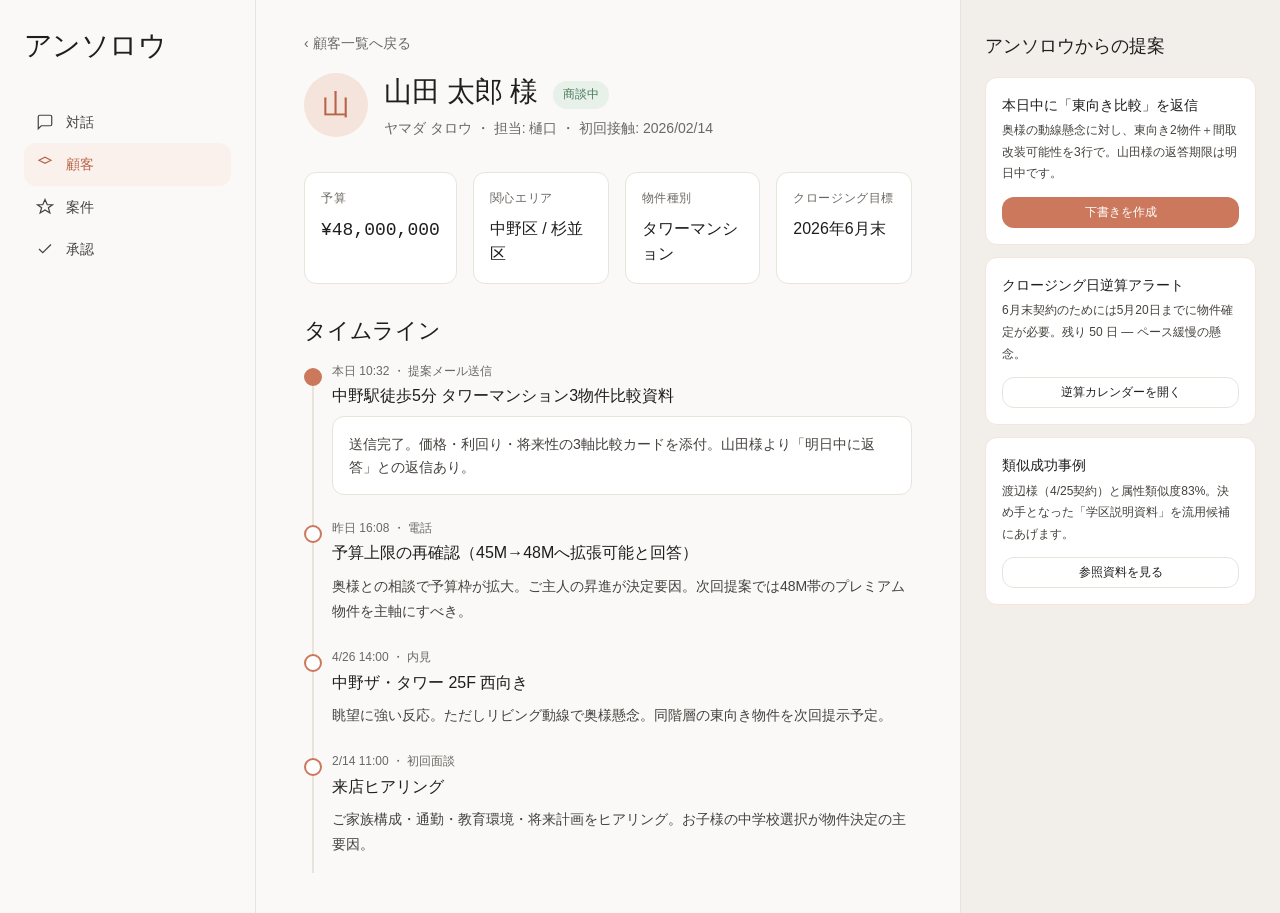
<file: prototypes/userview/04_顧客詳細.html>
<!DOCTYPE html>
<html lang="ja">
<head>
<meta charset="UTF-8">
<title>アンソロウ UserView — 顧客詳細</title>
<link rel="stylesheet" href="../../design-system/tokens.css">
<style>
  body { display: flex; min-height: 100vh; }
  .側 { width: var(--幅-サイドバー); background: var(--色-紙-基調); border-right: 1px solid var(--色-紙-淡墨); padding: var(--余白-5); flex-shrink: 0; }
  .側-ロゴ { font-family: var(--書体-見出し); font-size: var(--文字-2XL); margin-bottom: var(--余白-6); letter-spacing: -0.02em; }
  .側-項目 { display: flex; align-items: center; gap: var(--余白-3); padding: 10px 12px; color: var(--色-墨-中); border-radius: var(--角-MD); cursor: pointer; font-size: var(--文字-SM); }
  .側-項目.選択 { background: var(--色-珊瑚-極淡); color: var(--色-珊瑚-濃); font-weight: 500; }

  .主 { flex: 1; display: grid; grid-template-columns: 1fr 320px; gap: 0; }
  .中 { padding: var(--余白-6) var(--余白-7); overflow-y: auto; }
  .右 { background: var(--色-紙-くすみ); padding: var(--余白-6) var(--余白-5); border-left: 1px solid var(--色-紙-淡墨); }

  .戻る { color: var(--色-墨-淡); font-size: var(--文字-SM); display: flex; align-items: center; gap: var(--余白-2); cursor: pointer; margin-bottom: var(--余白-4); }
  .戻る:hover { color: var(--色-墨-本体); }

  .顧頭 { display: flex; align-items: center; gap: var(--余白-4); margin-bottom: var(--余白-6); }
  .顧頭 .丸 { width: 64px; height: 64px; border-radius: var(--角-丸); background: var(--色-珊瑚-淡); color: var(--色-珊瑚-濃); display: flex; align-items: center; justify-content: center; font-family: var(--書体-見出し); font-size: var(--文字-2XL); }
  .顧頭 .氏-本 { font-family: var(--書体-見出し); font-size: var(--文字-2XL); }
  .顧頭 .氏-副 { color: var(--色-墨-淡); font-size: var(--文字-SM); margin-top: 2px; }

  .情報-列 {
    display: grid; grid-template-columns: repeat(4, 1fr);
    gap: var(--余白-4);
    margin-bottom: var(--余白-6);
  }
  .情報-枠 { background: var(--色-紙-純白); border: 1px solid var(--色-紙-淡墨); border-radius: var(--角-MD); padding: var(--余白-4); }
  .情報-名 { font-size: var(--文字-XS); color: var(--色-墨-淡); text-transform: uppercase; letter-spacing: 0.05em; }
  .情報-値 { margin-top: var(--余白-2); font-weight: 500; font-family: var(--書体-数字); font-size: var(--文字-LG); }
  .情報-値.文 { font-family: var(--書体-本文); font-size: var(--文字-MD); }

  .時系列 { position: relative; padding-left: 28px; }
  .時系列::before { content: ''; position: absolute; left: 8px; top: 8px; bottom: 8px; width: 2px; background: var(--色-紙-淡墨); }
  .項目 { position: relative; padding-bottom: var(--余白-5); }
  .項目::before {
    content: ''; position: absolute; left: -28px; top: 6px;
    width: 18px; height: 18px; border-radius: var(--角-丸);
    background: var(--色-紙-純白); border: 2px solid var(--色-珊瑚-本体);
  }
  .項目.解::before { background: var(--色-珊瑚-本体); }
  .項目-時 { font-size: var(--文字-XS); color: var(--色-墨-淡); }
  .項目-題 { font-weight: 500; margin-top: 2px; }
  .項目-本文 { color: var(--色-墨-中); font-size: var(--文字-SM); margin-top: var(--余白-2); line-height: var(--行間-広); }
  .項目-枠 { background: var(--色-紙-純白); border: 1px solid var(--色-紙-淡墨); border-radius: var(--角-MD); padding: var(--余白-4); margin-top: var(--余白-2); }

  .右-見出し { font-family: var(--書体-見出し); font-size: var(--文字-LG); margin-bottom: var(--余白-4); }
  .次手 { background: var(--色-紙-純白); border: 1px solid var(--色-珊瑚-淡); border-radius: var(--角-MD); padding: var(--余白-4); margin-bottom: var(--余白-3); }
  .次手-題 { font-weight: 500; font-size: var(--文字-SM); }
  .次手-本 { color: var(--色-墨-中); font-size: var(--文字-XS); margin-top: 4px; line-height: var(--行間-広); }
  .次手 button { margin-top: var(--余白-3); }
</style>
</head>
<body>

<aside class="側">
  <div class="側-ロゴ">アンソロウ</div>
  <div class="側-項目"><svg width="18" height="18" fill="none" stroke="currentColor" stroke-width="1.6" viewBox="0 0 24 24"><path d="M21 15a2 2 0 0 1-2 2H7l-4 4V5a2 2 0 0 1 2-2h14a2 2 0 0 1 2 2z"/></svg>対話</div>
  <div class="側-項目 選択"><svg width="18" height="18" fill="none" stroke="currentColor" stroke-width="1.6" viewBox="0 0 24 24"><path d="M20 7l-8-4-8 4 8 4 8-4z"/></svg>顧客</div>
  <div class="側-項目"><svg width="18" height="18" fill="none" stroke="currentColor" stroke-width="1.6" viewBox="0 0 24 24"><path d="M12 2l3 7h7l-5.5 4 2 7L12 16l-6.5 4 2-7L2 9h7z"/></svg>案件</div>
  <div class="側-項目"><svg width="18" height="18" fill="none" stroke="currentColor" stroke-width="1.6" viewBox="0 0 24 24"><polyline points="20 6 9 17 4 12"/></svg>承認</div>
</aside>

<main class="主">
  <div class="中">
    <div class="戻る">‹ 顧客一覧へ戻る</div>

    <div class="顧頭">
      <div class="丸">山</div>
      <div>
        <div class="氏-本">山田 太郎 様 <span class="tag tag-成功" style="margin-left: 8px; vertical-align: middle;">商談中</span></div>
        <div class="氏-副">ヤマダ タロウ ・ 担当: 樋口 ・ 初回接触: 2026/02/14</div>
      </div>
    </div>

    <div class="情報-列">
      <div class="情報-枠">
        <div class="情報-名">予算</div>
        <div class="情報-値">¥48,000,000</div>
      </div>
      <div class="情報-枠">
        <div class="情報-名">関心エリア</div>
        <div class="情報-値 文">中野区 / 杉並区</div>
      </div>
      <div class="情報-枠">
        <div class="情報-名">物件種別</div>
        <div class="情報-値 文">タワーマンション</div>
      </div>
      <div class="情報-枠">
        <div class="情報-名">クロージング目標</div>
        <div class="情報-値 文">2026年6月末</div>
      </div>
    </div>

    <h3 style="margin-bottom: var(--余白-4);">タイムライン</h3>
    <div class="時系列">
      <div class="項目 解">
        <div class="項目-時">本日 10:32 ・ 提案メール送信</div>
        <div class="項目-題">中野駅徒歩5分 タワーマンション3物件比較資料</div>
        <div class="項目-枠">
          <div style="font-size: var(--文字-SM); color: var(--色-墨-中);">送信完了。価格・利回り・将来性の3軸比較カードを添付。山田様より「明日中に返答」との返信あり。</div>
        </div>
      </div>
      <div class="項目">
        <div class="項目-時">昨日 16:08 ・ 電話</div>
        <div class="項目-題">予算上限の再確認（45M→48Mへ拡張可能と回答）</div>
        <div class="項目-本文">奥様との相談で予算枠が拡大。ご主人の昇進が決定要因。次回提案では48M帯のプレミアム物件を主軸にすべき。</div>
      </div>
      <div class="項目">
        <div class="項目-時">4/26 14:00 ・ 内見</div>
        <div class="項目-題">中野ザ・タワー 25F 西向き</div>
        <div class="項目-本文">眺望に強い反応。ただしリビング動線で奥様懸念。同階層の東向き物件を次回提示予定。</div>
      </div>
      <div class="項目">
        <div class="項目-時">2/14 11:00 ・ 初回面談</div>
        <div class="項目-題">来店ヒアリング</div>
        <div class="項目-本文">ご家族構成・通勤・教育環境・将来計画をヒアリング。お子様の中学校選択が物件決定の主要因。</div>
      </div>
    </div>
  </div>

  <aside class="右">
    <div class="右-見出し">アンソロウからの提案</div>
    <div class="次手">
      <div class="次手-題">本日中に「東向き比較」を返信</div>
      <div class="次手-本">奥様の動線懸念に対し、東向き2物件＋間取改装可能性を3行で。山田様の返答期限は明日中です。</div>
      <button class="btn btn-アクセント btn-小" style="width: 100%;">下書きを作成</button>
    </div>
    <div class="次手">
      <div class="次手-題">クロージング日逆算アラート</div>
      <div class="次手-本">6月末契約のためには5月20日までに物件確定が必要。残り 50 日 — ペース緩慢の懸念。</div>
      <button class="btn btn-線 btn-小" style="width: 100%;">逆算カレンダーを開く</button>
    </div>
    <div class="次手">
      <div class="次手-題">類似成功事例</div>
      <div class="次手-本">渡辺様（4/25契約）と属性類似度83%。決め手となった「学区説明資料」を流用候補にあげます。</div>
      <button class="btn btn-線 btn-小" style="width: 100%;">参照資料を見る</button>
    </div>
  </aside>
</main>

</body>
</html>
</file>
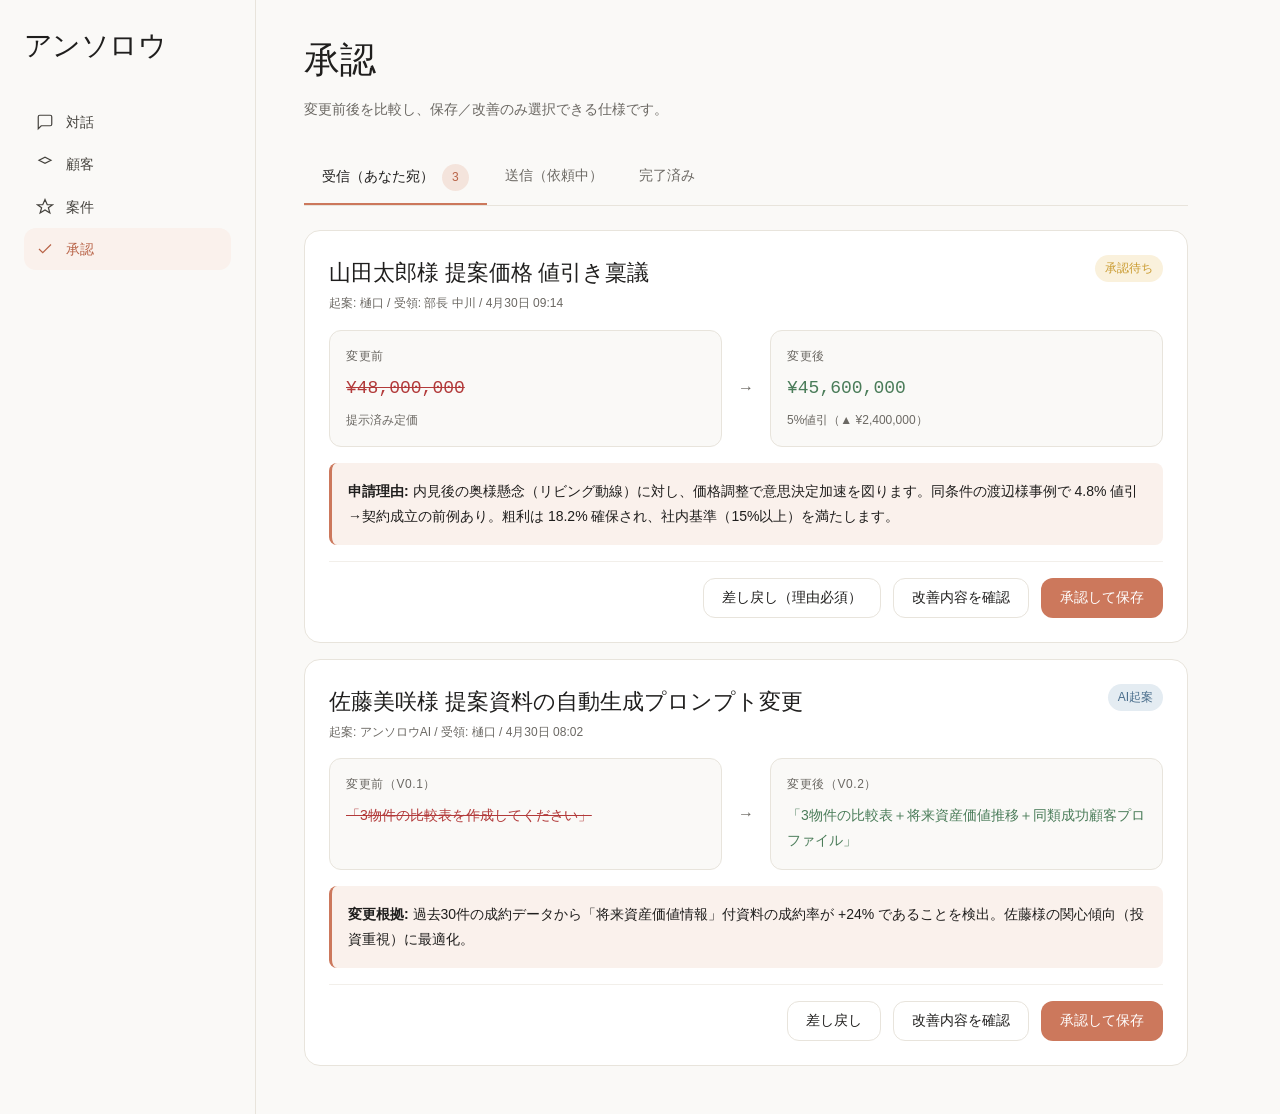
<file: prototypes/userview/05_提案承認.html>
<!DOCTYPE html>
<html lang="ja">
<head>
<meta charset="UTF-8">
<title>アンソロウ UserView — 承認</title>
<link rel="stylesheet" href="../../design-system/tokens.css">
<style>
  body { display: flex; min-height: 100vh; }
  .側 { width: var(--幅-サイドバー); background: var(--色-紙-基調); border-right: 1px solid var(--色-紙-淡墨); padding: var(--余白-5); flex-shrink: 0; }
  .側-ロゴ { font-family: var(--書体-見出し); font-size: var(--文字-2XL); margin-bottom: var(--余白-6); letter-spacing: -0.02em; }
  .側-項目 { display: flex; align-items: center; gap: var(--余白-3); padding: 10px 12px; color: var(--色-墨-中); border-radius: var(--角-MD); cursor: pointer; font-size: var(--文字-SM); }
  .側-項目.選択 { background: var(--色-珊瑚-極淡); color: var(--色-珊瑚-濃); font-weight: 500; }

  .主 { flex: 1; padding: var(--余白-6) var(--余白-7); max-width: 980px; }
  .頁-見出し { font-family: var(--書体-見出し); font-size: var(--文字-3XL); margin-bottom: var(--余白-2); }
  .頁-注 { color: var(--色-墨-淡); font-size: var(--文字-SM); margin-bottom: var(--余白-6); }

  .タブ { display: flex; gap: 0; border-bottom: 1px solid var(--色-紙-淡墨); margin-bottom: var(--余白-5); }
  .タブ-項 { padding: 12px 18px; cursor: pointer; color: var(--色-墨-淡); border-bottom: 2px solid transparent; font-size: var(--文字-SM); }
  .タブ-項.選択 { color: var(--色-墨-本体); border-bottom-color: var(--色-珊瑚-本体); font-weight: 500; }

  .申請 { background: var(--色-紙-純白); border: 1px solid var(--色-紙-淡墨); border-radius: var(--角-LG); padding: var(--余白-5); margin-bottom: var(--余白-4); }
  .申請-頭 { display: flex; justify-content: space-between; align-items: start; margin-bottom: var(--余白-4); }
  .申請-題 { font-family: var(--書体-見出し); font-size: var(--文字-XL); }
  .申請-下 { color: var(--色-墨-淡); font-size: var(--文字-XS); margin-top: 4px; }

  .差分 { display: grid; grid-template-columns: 1fr 24px 1fr; gap: var(--余白-3); margin: var(--余白-4) 0; }
  .差分-枠 { background: var(--色-紙-基調); border: 1px solid var(--色-紙-淡墨); border-radius: var(--角-MD); padding: var(--余白-4); }
  .差分-名 { font-size: var(--文字-XS); color: var(--色-墨-淡); text-transform: uppercase; letter-spacing: 0.05em; margin-bottom: var(--余白-2); }
  .差分 .前 { color: var(--色-危険); text-decoration: line-through; }
  .差分 .後 { color: var(--色-成功); font-weight: 500; }
  .矢 { display: flex; align-items: center; justify-content: center; color: var(--色-墨-淡); }

  .理由 { background: var(--色-珊瑚-極淡); border-left: 3px solid var(--色-珊瑚-本体); padding: var(--余白-4); border-radius: var(--角-SM); margin: var(--余白-4) 0; font-size: var(--文字-SM); line-height: var(--行間-広); }

  .決定 { display: flex; gap: var(--余白-3); justify-content: flex-end; padding-top: var(--余白-4); border-top: 1px solid var(--色-紙-くすみ); }
</style>
</head>
<body>

<aside class="側">
  <div class="側-ロゴ">アンソロウ</div>
  <div class="側-項目"><svg width="18" height="18" fill="none" stroke="currentColor" stroke-width="1.6" viewBox="0 0 24 24"><path d="M21 15a2 2 0 0 1-2 2H7l-4 4V5a2 2 0 0 1 2-2h14a2 2 0 0 1 2 2z"/></svg>対話</div>
  <div class="側-項目"><svg width="18" height="18" fill="none" stroke="currentColor" stroke-width="1.6" viewBox="0 0 24 24"><path d="M20 7l-8-4-8 4 8 4 8-4z"/></svg>顧客</div>
  <div class="側-項目"><svg width="18" height="18" fill="none" stroke="currentColor" stroke-width="1.6" viewBox="0 0 24 24"><path d="M12 2l3 7h7l-5.5 4 2 7L12 16l-6.5 4 2-7L2 9h7z"/></svg>案件</div>
  <div class="側-項目 選択"><svg width="18" height="18" fill="none" stroke="currentColor" stroke-width="1.6" viewBox="0 0 24 24"><polyline points="20 6 9 17 4 12"/></svg>承認</div>
</aside>

<main class="主">
  <div class="頁-見出し">承認</div>
  <div class="頁-注">変更前後を比較し、保存／改善のみ選択できる仕様です。</div>

  <div class="タブ">
    <div class="タブ-項 選択">受信（あなた宛）<span class="tag" style="margin-left: 8px;">3</span></div>
    <div class="タブ-項">送信（依頼中）</div>
    <div class="タブ-項">完了済み</div>
  </div>

  <div class="申請">
    <div class="申請-頭">
      <div>
        <div class="申請-題">山田太郎様 提案価格 値引き稟議</div>
        <div class="申請-下">起案: 樋口 / 受領: 部長 中川 / 4月30日 09:14</div>
      </div>
      <span class="tag tag-警告">承認待ち</span>
    </div>

    <div class="差分">
      <div class="差分-枠">
        <div class="差分-名">変更前</div>
        <div class="前" style="font-family: var(--書体-数字); font-size: var(--文字-LG);">¥48,000,000</div>
        <div style="margin-top: 8px; font-size: var(--文字-XS); color: var(--色-墨-淡);">提示済み定価</div>
      </div>
      <div class="矢">→</div>
      <div class="差分-枠">
        <div class="差分-名">変更後</div>
        <div class="後" style="font-family: var(--書体-数字); font-size: var(--文字-LG);">¥45,600,000</div>
        <div style="margin-top: 8px; font-size: var(--文字-XS); color: var(--色-墨-淡);">5%値引（▲ ¥2,400,000）</div>
      </div>
    </div>

    <div class="理由">
      <strong>申請理由:</strong> 内見後の奥様懸念（リビング動線）に対し、価格調整で意思決定加速を図ります。同条件の渡辺様事例で 4.8% 値引→契約成立の前例あり。粗利は 18.2% 確保され、社内基準（15%以上）を満たします。
    </div>

    <div class="決定">
      <button class="btn btn-線">差し戻し（理由必須）</button>
      <button class="btn btn-線">改善内容を確認</button>
      <button class="btn btn-アクセント">承認して保存</button>
    </div>
  </div>

  <div class="申請">
    <div class="申請-頭">
      <div>
        <div class="申請-題">佐藤美咲様 提案資料の自動生成プロンプト変更</div>
        <div class="申請-下">起案: アンソロウAI / 受領: 樋口 / 4月30日 08:02</div>
      </div>
      <span class="tag tag-情報">AI起案</span>
    </div>

    <div class="差分">
      <div class="差分-枠">
        <div class="差分-名">変更前（v0.1）</div>
        <div class="前" style="font-size: var(--文字-SM); line-height: var(--行間-広);">「3物件の比較表を作成してください」</div>
      </div>
      <div class="矢">→</div>
      <div class="差分-枠">
        <div class="差分-名">変更後（v0.2）</div>
        <div class="後" style="font-size: var(--文字-SM); line-height: var(--行間-広);">「3物件の比較表＋将来資産価値推移＋同類成功顧客プロファイル」</div>
      </div>
    </div>

    <div class="理由">
      <strong>変更根拠:</strong> 過去30件の成約データから「将来資産価値情報」付資料の成約率が +24% であることを検出。佐藤様の関心傾向（投資重視）に最適化。
    </div>

    <div class="決定">
      <button class="btn btn-線">差し戻し</button>
      <button class="btn btn-線">改善内容を確認</button>
      <button class="btn btn-アクセント">承認して保存</button>
    </div>
  </div>
</main>

</body>
</html>
</file>
<file: design-system/tokens.css>
/* ============================================================
   アンソロウ デザインシステム / Design Tokens v0.1
   トーン: Anthropic Claude-style（白基調・コーラルアクセント・セリフ見出し）
   提供レベル: インフラレベル業務SaaS
   ============================================================ */

:root {
  /* ---------- カラー（コア） ---------- */
  --色-紙-基調:        #FAF9F7;   /* メインBG（やわらかい白） */
  --色-紙-純白:        #FFFFFF;   /* カード／モーダル */
  --色-紙-くすみ:      #F2EFEA;   /* セクション区切り */
  --色-紙-淡墨:        #E8E4DC;   /* ボーダー（弱） */

  --色-墨-本体:        #1F1E1D;   /* 主要テキスト（ほぼ黒） */
  --色-墨-中:          #44423D;   /* 副次テキスト */
  --色-墨-淡:          #6B6863;   /* キャプション */
  --色-墨-極淡:        #9A968F;   /* プレースホルダー */

  --色-珊瑚-本体:      #CC785C;   /* Anthropic Coral / アクセント */
  --色-珊瑚-濃:        #B86347;   /* ホバー／プレス */
  --色-珊瑚-淡:        #F4E4DC;   /* バッジ背景 */
  --色-珊瑚-極淡:      #FAF1EC;   /* 選択中行ハイライト */

  /* ---------- カラー（機能色） ---------- */
  --色-成功:           #4A7C59;
  --色-成功-淡:        #E8F0EA;
  --色-警告:           #C99A2E;
  --色-警告-淡:        #FAF1DC;
  --色-危険:           #B23A3A;
  --色-危険-淡:        #F8E4E4;
  --色-情報:           #4A6E8C;
  --色-情報-淡:        #E4ECF2;

  /* ---------- タイポグラフィ ---------- */
  --書体-見出し:       'Tiempos Headline','Copernicus','Noto Serif JP','Hiragino Mincho ProN',serif;
  --書体-本文:         'Styrene B','Inter','Noto Sans JP','Hiragino Kaku Gothic ProN',-apple-system,sans-serif;
  --書体-数字:         'JetBrains Mono','SF Mono','Roboto Mono',monospace;

  /* タイプスケール（Major Third 1.250） */
  --文字-XS:   12px;
  --文字-SM:   14px;
  --文字-MD:   16px;
  --文字-LG:   18px;
  --文字-XL:   22px;
  --文字-2XL:  28px;
  --文字-3XL:  36px;
  --文字-4XL:  48px;

  --行間-密:    1.35;
  --行間-標準:  1.6;
  --行間-広:    1.8;

  /* ---------- 余白（8pxグリッド） ---------- */
  --余白-1:  4px;
  --余白-2:  8px;
  --余白-3:  12px;
  --余白-4:  16px;
  --余白-5:  24px;
  --余白-6:  32px;
  --余白-7:  48px;
  --余白-8:  64px;
  --余白-9:  96px;

  /* ---------- 角丸 ---------- */
  --角-XS:  4px;
  --角-SM:  8px;
  --角-MD:  12px;
  --角-LG:  16px;
  --角-XL:  24px;
  --角-丸:  9999px;

  /* ---------- 影（やわらかく薄く） ---------- */
  --影-無:    none;
  --影-1:     0 1px 2px rgba(31,30,29,0.04), 0 1px 1px rgba(31,30,29,0.03);
  --影-2:     0 2px 6px rgba(31,30,29,0.06), 0 1px 2px rgba(31,30,29,0.04);
  --影-3:     0 8px 24px rgba(31,30,29,0.08), 0 2px 6px rgba(31,30,29,0.04);
  --影-モーダル: 0 20px 48px rgba(31,30,29,0.18), 0 4px 12px rgba(31,30,29,0.08);

  /* ---------- レイヤー ---------- */
  --層-基底:    0;
  --層-内容:    10;
  --層-浮上:    100;
  --層-モーダル: 1000;
  --層-通知:    2000;

  /* ---------- アニメーション ---------- */
  --速-即時:  80ms;
  --速-標準:  180ms;
  --速-丁寧:  280ms;
  --緩-標準:  cubic-bezier(0.2, 0.0, 0.0, 1.0);
  --緩-滑らか: cubic-bezier(0.4, 0.0, 0.2, 1.0);

  /* ---------- レイアウト幅 ---------- */
  --幅-内容:   1200px;
  --幅-狭:     720px;
  --幅-広:     1440px;
  --幅-サイドバー: 256px;
  --高-ヘッダー: 56px;
}

/* ---------- ベース ---------- */
*,
*::before,
*::after { box-sizing: border-box; }

html, body {
  margin: 0;
  padding: 0;
  background: var(--色-紙-基調);
  color: var(--色-墨-本体);
  font-family: var(--書体-本文);
  font-size: var(--文字-MD);
  line-height: var(--行間-標準);
  -webkit-font-smoothing: antialiased;
  text-rendering: optimizeLegibility;
}

h1, h2, h3, h4 {
  font-family: var(--書体-見出し);
  font-weight: 500;
  letter-spacing: -0.01em;
  line-height: var(--行間-密);
  color: var(--色-墨-本体);
  margin: 0;
}
h1 { font-size: var(--文字-3XL); }
h2 { font-size: var(--文字-2XL); }
h3 { font-size: var(--文字-XL); }
h4 { font-size: var(--文字-LG); }

a { color: var(--色-珊瑚-本体); text-decoration: none; }
a:hover { color: var(--色-珊瑚-濃); }

/* ---------- 共通コンポーネント ---------- */
.btn {
  display: inline-flex;
  align-items: center;
  justify-content: center;
  gap: var(--余白-2);
  padding: 10px 18px;
  font-family: var(--書体-本文);
  font-size: var(--文字-SM);
  font-weight: 500;
  border-radius: var(--角-MD);
  border: 1px solid transparent;
  cursor: pointer;
  transition: all var(--速-標準) var(--緩-標準);
  white-space: nowrap;
}
.btn-主要 {
  background: var(--色-墨-本体);
  color: var(--色-紙-純白);
}
.btn-主要:hover { background: #000; }
.btn-アクセント {
  background: var(--色-珊瑚-本体);
  color: var(--色-紙-純白);
}
.btn-アクセント:hover { background: var(--色-珊瑚-濃); }
.btn-線 {
  background: transparent;
  color: var(--色-墨-本体);
  border-color: var(--色-紙-淡墨);
}
.btn-線:hover { background: var(--色-紙-くすみ); }
.btn-小 { padding: 6px 12px; font-size: var(--文字-XS); }

.card {
  background: var(--色-紙-純白);
  border-radius: var(--角-LG);
  border: 1px solid var(--色-紙-淡墨);
  box-shadow: var(--影-1);
  padding: var(--余白-5);
}

.tag {
  display: inline-flex;
  align-items: center;
  padding: 4px 10px;
  font-size: var(--文字-XS);
  font-weight: 500;
  border-radius: var(--角-丸);
  background: var(--色-珊瑚-淡);
  color: var(--色-珊瑚-濃);
}
.tag-成功 { background: var(--色-成功-淡); color: var(--色-成功); }
.tag-警告 { background: var(--色-警告-淡); color: var(--色-警告); }
.tag-危険 { background: var(--色-危険-淡); color: var(--色-危険); }
.tag-情報 { background: var(--色-情報-淡); color: var(--色-情報); }

.入力 {
  width: 100%;
  padding: 10px 14px;
  font-family: var(--書体-本文);
  font-size: var(--文字-SM);
  background: var(--色-紙-純白);
  color: var(--色-墨-本体);
  border: 1px solid var(--色-紙-淡墨);
  border-radius: var(--角-MD);
  transition: border-color var(--速-標準);
}
.入力:focus {
  outline: none;
  border-color: var(--色-珊瑚-本体);
  box-shadow: 0 0 0 3px var(--色-珊瑚-極淡);
}

/* ---------- スターアイコン（クロード象徴） ---------- */
.アンソロウ印 {
  width: 32px; height: 32px;
  color: var(--色-珊瑚-本体);
  display: inline-block;
}
</file>
